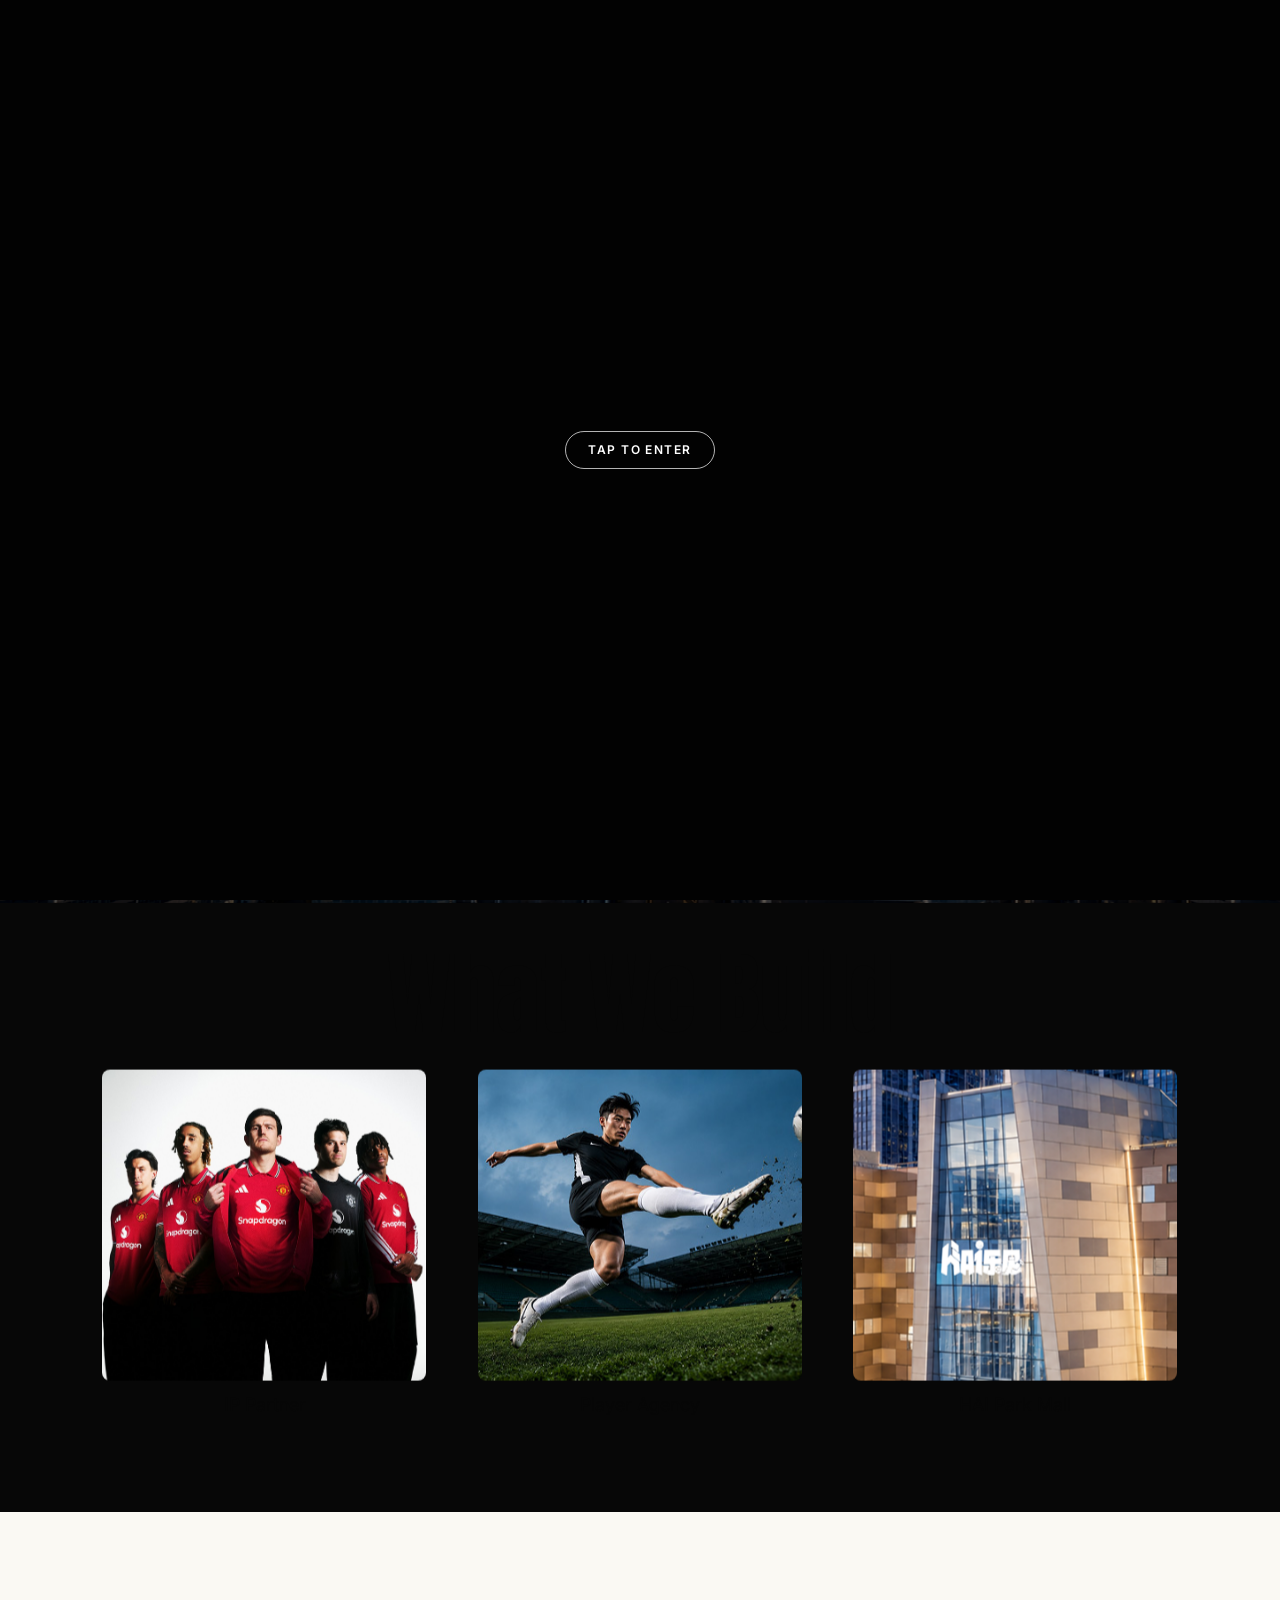
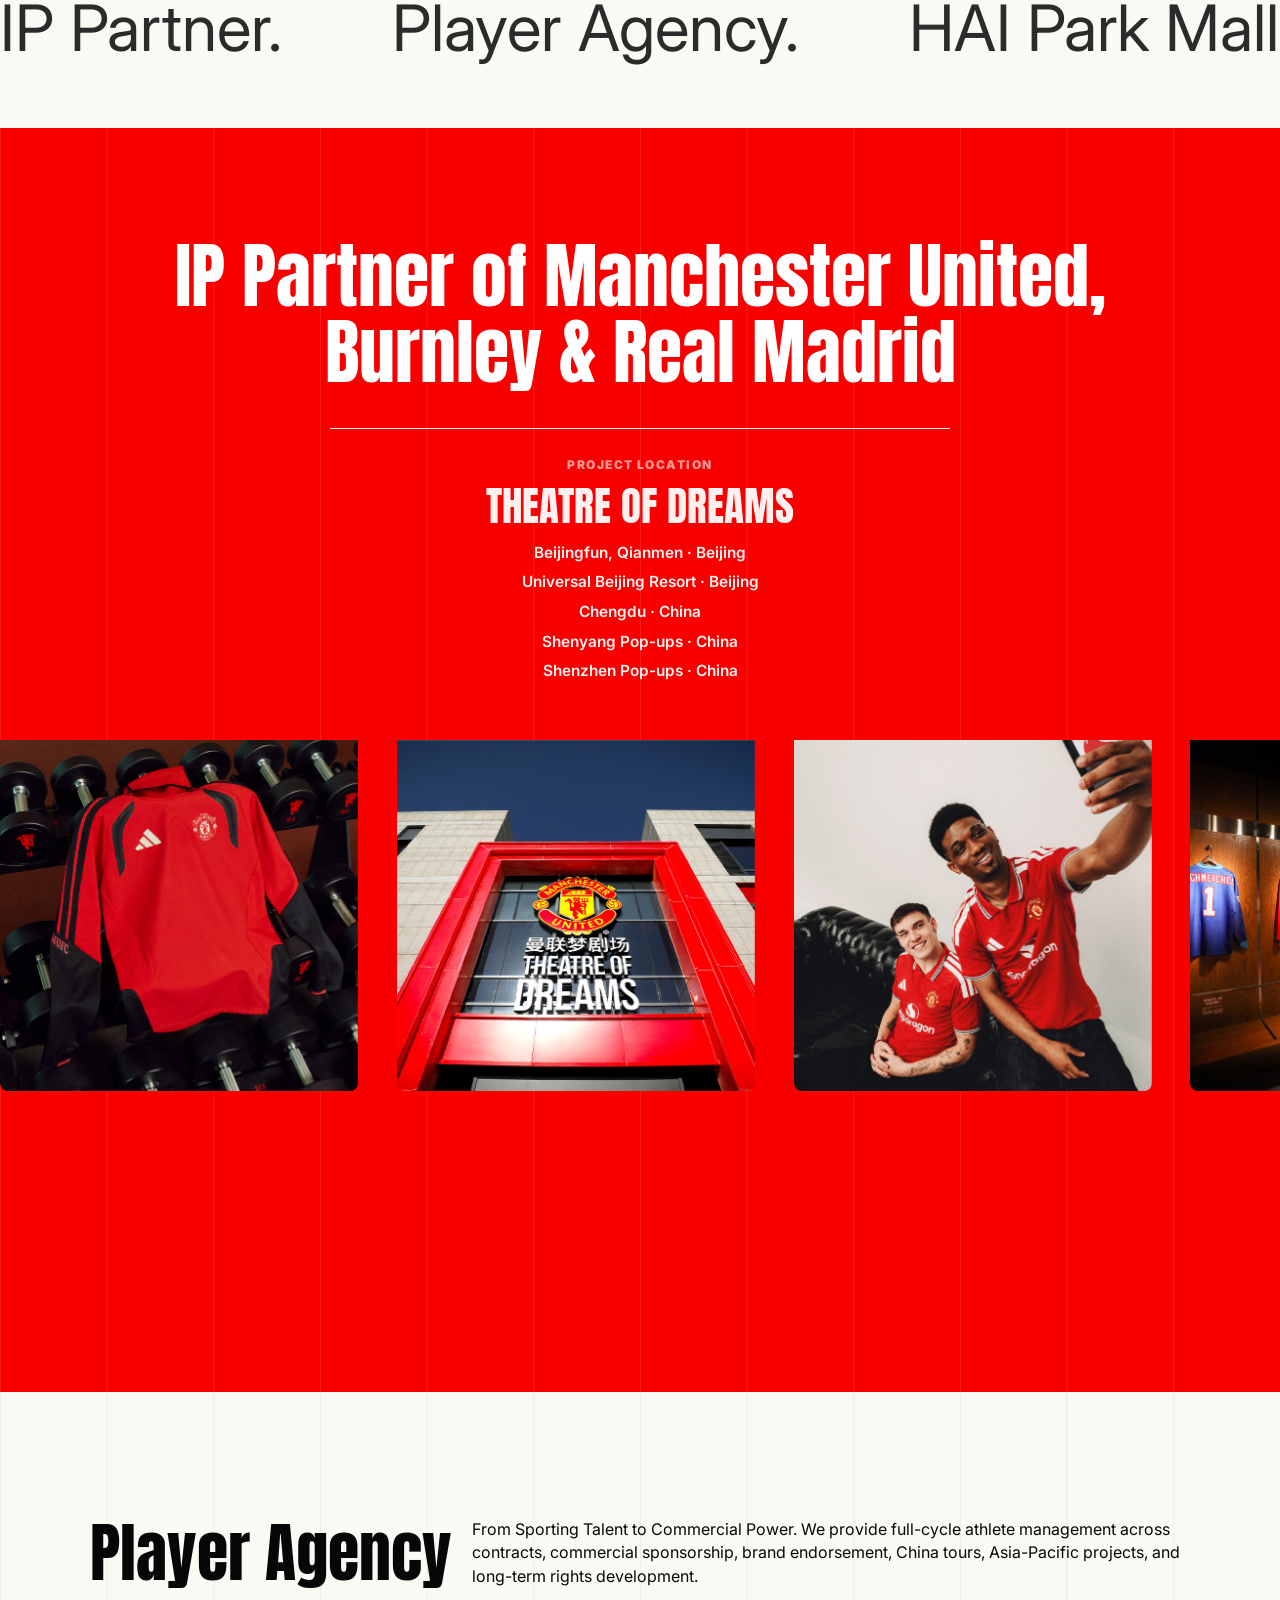
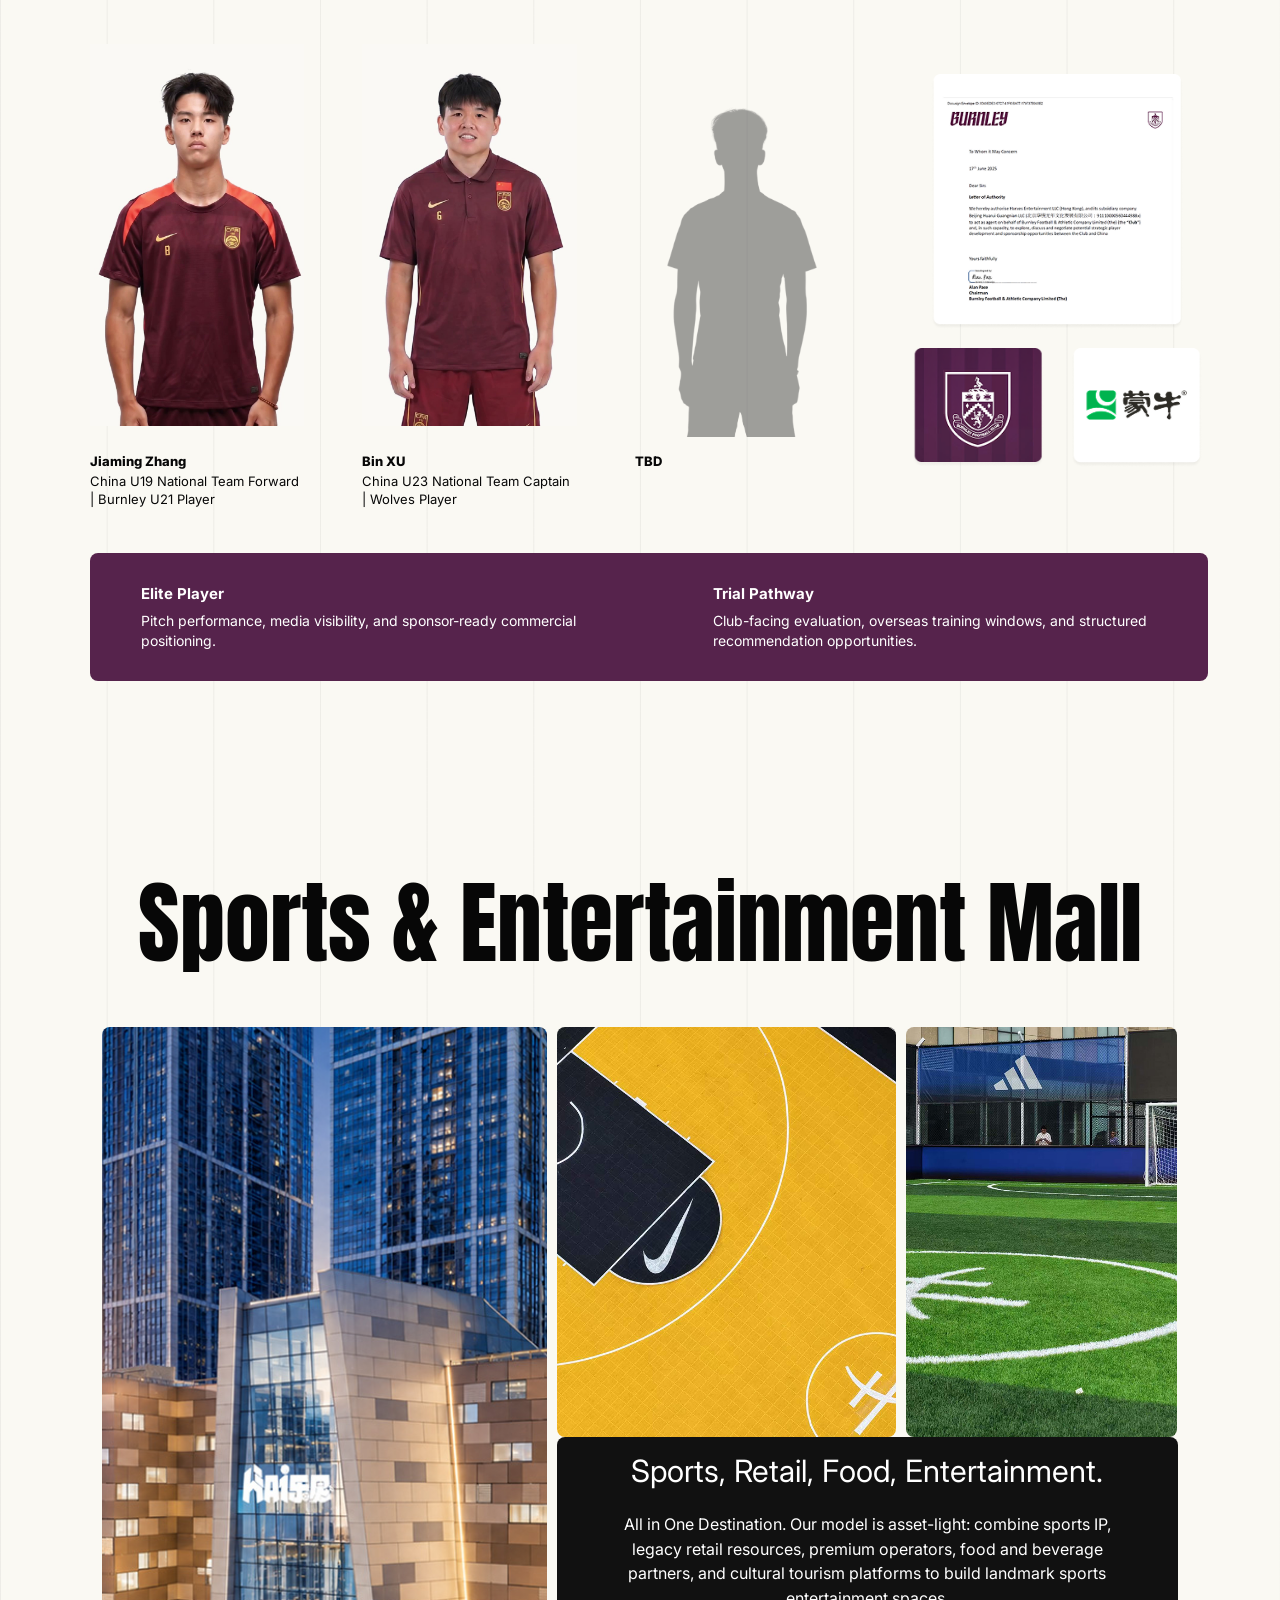
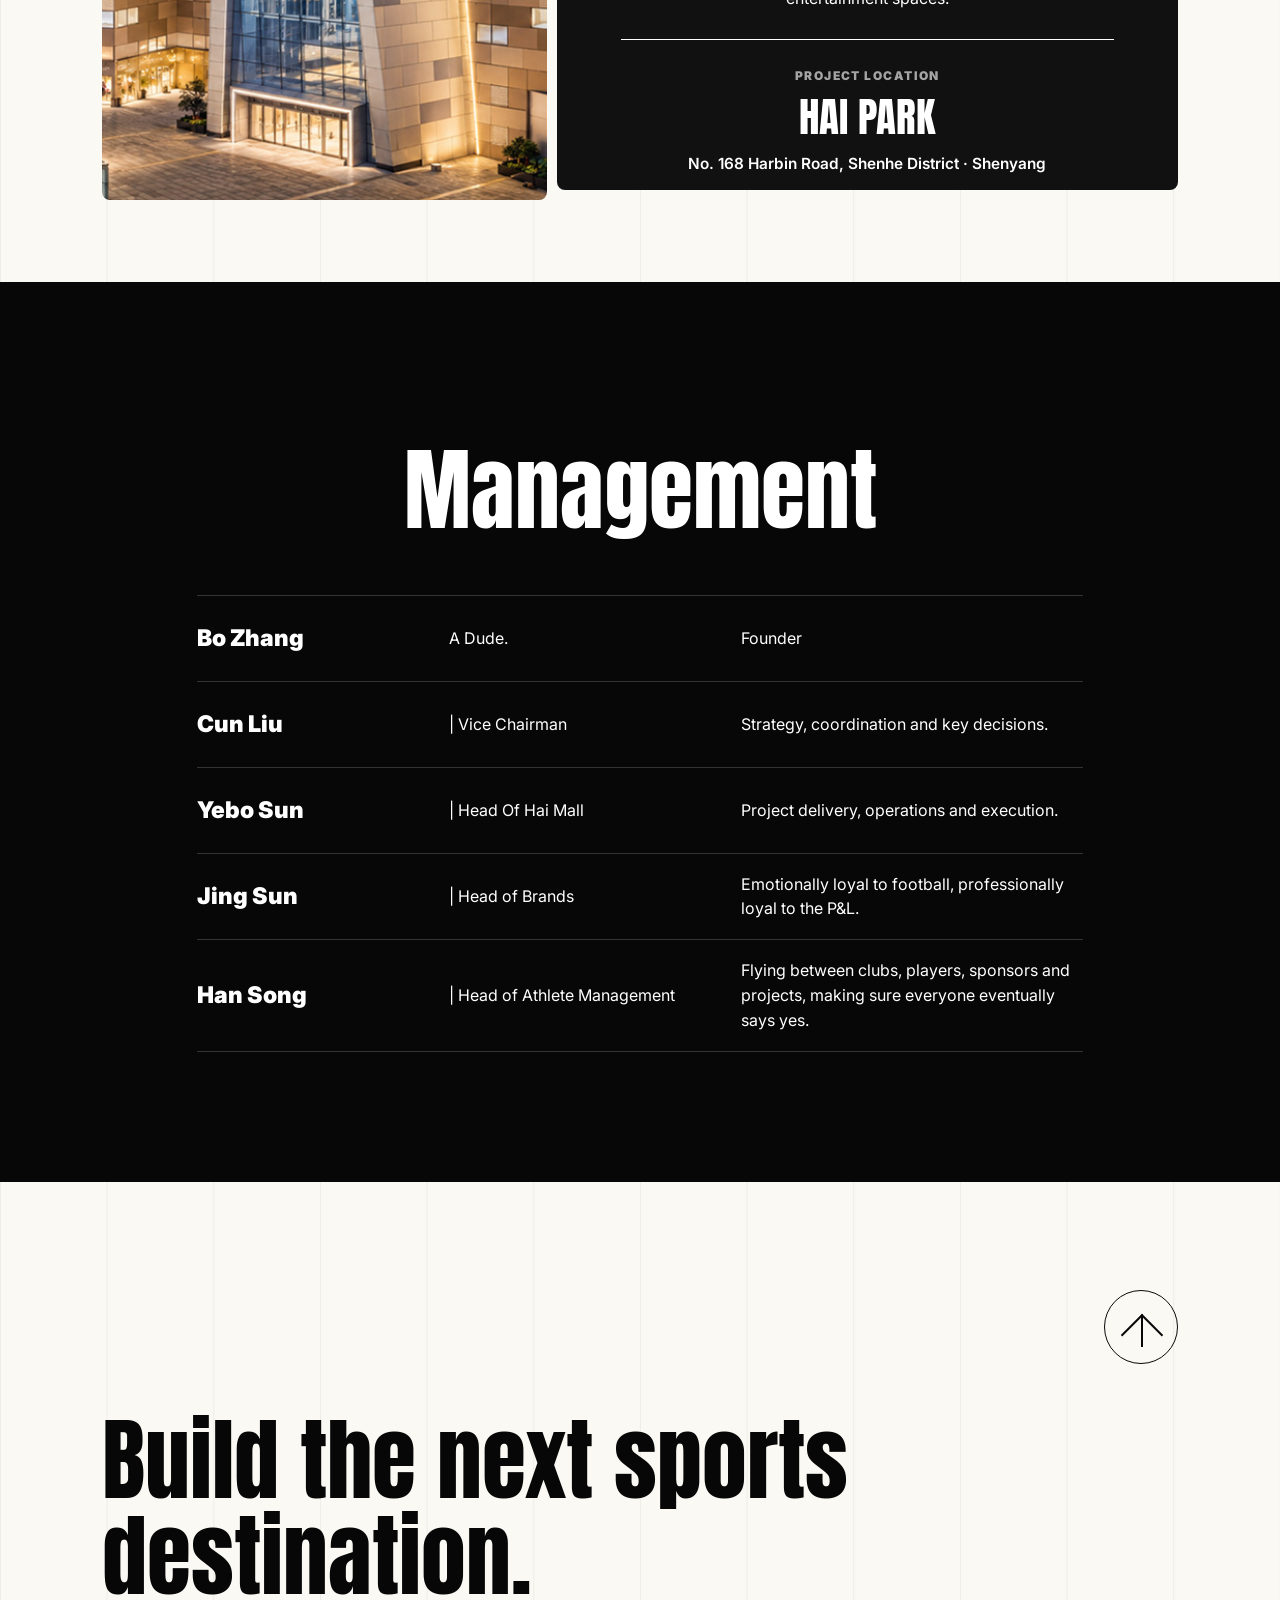
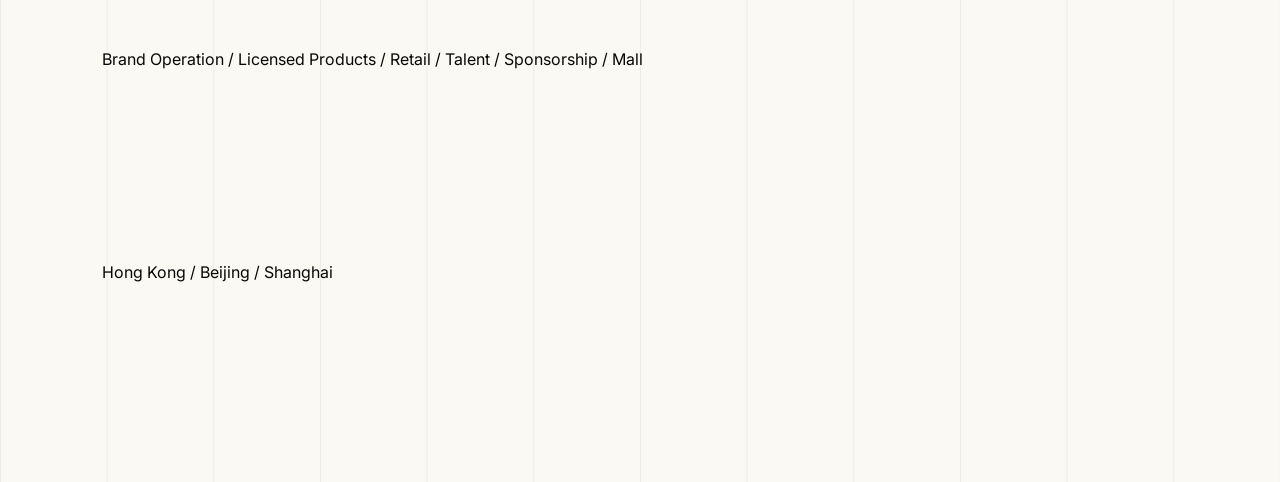
<file: index.html>
﻿<!doctype html>
<html lang="en">
  <head>
    <meta charset="UTF-8" />
    <meta name="viewport" content="width=device-width, initial-scale=1.0" />
    <title>Harves Entertainment</title>
    <link rel="preconnect" href="https://fonts.googleapis.com" />
    <link rel="preconnect" href="https://fonts.gstatic.com" crossorigin />
    <link href="https://fonts.googleapis.com/css2?family=Anton&family=Inter:wght@300;400;600;800;900&display=swap" rel="stylesheet" />
    <link rel="stylesheet" href="./styles.css?v=20260730-player-ios" />
  </head>
  <body class="is-loading">
    <div class="site-loader" role="status" aria-live="polite" aria-label="Loading">
      <span class="site-loader-ring" aria-hidden="true"></span>
      <button class="site-loader-action" type="button">Tap to enter</button>
    </div>
    <div class="progress" aria-hidden="true"><span></span></div>
    <header class="site-header" data-header>
      <a class="brand-mark" href="#home">Harves Entertainment</a>
      <button class="menu-button" type="button" aria-label="Open navigation" aria-expanded="false">
        <span></span>
        <span></span>
      </button>
      <nav class="site-nav" aria-label="Main navigation">
        <a href="#home">Home</a>
        <a href="#brand">Brand</a>
        <a href="#athlete">Athlete</a>
        <a href="#spaces">Mall</a>
        <a href="#about">About Us</a>
      </nav>
    </header>

    <main>
      <section class="block hero-block is-dark" id="home">
        <div class="hero-video-stage" aria-hidden="true">
          <video class="hero-video hero-video-main" src="./assets/hero-combined.mp4" poster="./assets/hero.png" autoplay muted playsinline webkit-playsinline x5-playsinline x5-video-player-type="h5-page" preload="auto"></video>
          <img class="hero-image" src="./assets/hero.png" alt="" />
        </div>
        <div class="hero-overlay"></div>
        <div class="block-inner hero-inner">
          <div class="hero-copy reveal">
            <h1>The<br />Future<br />Plays Here</h1>
            <p>Connecting Global Sports and Entertainment with the Next Generation.</p>
          </div>
        </div>
      </section>

      <section class="block build-block" id="home-build" data-nav="home">
        <div class="block-inner build-grid build-grid-v2">
          <div class="copy-stack build-title reveal">
            <h2>What We Build</h2>
          </div>
          <div class="build-media build-cards reveal">
            <figure>
              <img class="tile" src="./assets/build-1.jpg" alt="Sports IP partner" />
              <figcaption>IP Partner</figcaption>
            </figure>
            <figure>
              <img class="tile" src="./assets/build-player-agency-new.jpg" alt="Player agency football action" />
              <figcaption>Player Agency</figcaption>
            </figure>
            <figure>
              <img class="tile" src="./assets/build-wide.png" alt="HAI Park Mall destination" />
              <figcaption>HAI Park Mall</figcaption>
            </figure>
          </div>
          <div class="word-strip" aria-hidden="true">
            <div class="word-strip-group">
              <span>IP Partner.</span><span>Player Agency.</span><span>HAI Park Mall.</span><span>IP Partner.</span><span>Player Agency.</span><span>HAI Park Mall.</span>
            </div>
            <div class="word-strip-group">
              <span>IP Partner.</span><span>Player Agency.</span><span>HAI Park Mall.</span><span>IP Partner.</span><span>Player Agency.</span><span>HAI Park Mall.</span>
            </div>
          </div>
        </div>
      </section>

      <section class="block brand-block" id="brand">
        <div class="block-inner">
          <div class="brand-heading reveal">
            <h2>IP Partner of Manchester United, Burnley &amp; Real Madrid</h2>
            <div class="project-location project-location-on-red">
              <span>Project Location</span>
              <strong>THEATRE OF DREAMS</strong>
              <ul>
                <li>Beijingfun, Qianmen &middot; Beijing</li>
                <li>Universal Beijing Resort &middot; Beijing</li>
                <li>Chengdu &middot; China</li>
                <li>Shenyang Pop-ups &middot; China</li>
                <li>Shenzhen Pop-ups &middot; China</li>
              </ul>
            </div>
          </div>

          <div class="brand-carousel reveal" aria-label="Brand portfolio image loop">
            <div class="brand-track">
              <figure><img src="./assets/brand-loop-4.jpg" alt="Manchester United retail product display" /></figure>
              <figure><img src="./assets/brand-loop-1.jpg" alt="Manchester United retail facade" /></figure>
              <figure><img src="./assets/brand-loop-2.jpg" alt="Manchester United lifestyle retail campaign" /></figure>
              <figure><img src="./assets/brand-loop-3.jpg" alt="Manchester United jersey display" /></figure>
              <figure><img src="./assets/brand-loop-4.jpg" alt="" /></figure>
              <figure><img src="./assets/brand-loop-1.jpg" alt="" /></figure>
              <figure><img src="./assets/brand-loop-2.jpg" alt="" /></figure>
              <figure><img src="./assets/brand-loop-3.jpg" alt="" /></figure>
            </div>
          </div>

          <div class="brand-captions reveal">
            <article>
              <h3>Brand Portfolio</h3>
              <p>Logo wall, trend-led products, sports lifestyle apparel, and hero merchandise for existing fan communities.</p>
            </article>
            <article>
              <h3>Retail Excellence</h3>
              <p>Standardized store models, fast replication, pop-ups, mall formats, and event-ready offline retail systems.</p>
            </article>
            <article>
              <h3>E-commerce &amp; Operations</h3>
              <p>Full-channel e-commerce operations, TP partner execution, content conversion, and official store management.</p>
            </article>
          </div>
        </div>
      </section>

      <section class="block athlete-block" id="athlete">
        <div class="block-inner athlete-grid athlete-grid-v2">
          <div class="athlete-copy reveal">
            <h2>Player Agency</h2>
            <p>
              From Sporting Talent to Commercial Power. We provide full-cycle athlete management across contracts,
              commercial sponsorship, brand endorsement, China tours, Asia-Pacific projects, and long-term rights development.
            </p>
          </div>
          <div class="athlete-roster reveal" aria-label="Player agency roster">
            <figure>
              <video class="player-video" src="./assets/player-zhangjiaming-web.mp4?v=20260730-ios" poster="./assets/player-zhangjiaming-poster.jpg" muted playsinline webkit-playsinline x5-playsinline preload="metadata"></video>
              <figcaption>Jiaming Zhang <span>China U19 National Team Forward | Burnley U21 Player</span></figcaption>
            </figure>
            <figure>
              <video class="player-video" src="./assets/player-xubin-web.mp4?v=20260730-ios" poster="./assets/player-xubin-poster.jpg" muted playsinline webkit-playsinline x5-playsinline preload="metadata"></video>
              <figcaption>Bin XU <span>China U23 National Team Captain | Wolves Player</span></figcaption>
            </figure>
            <figure class="is-placeholder">
              <img src="./assets/ted.png" alt="Future player placeholder" />
              <figcaption>TBD</figcaption>
            </figure>
          </div>
          <div class="athlete-side-media reveal" aria-hidden="true">
            <img class="side-large" src="./assets/athlete-side-1.png" alt="" />
            <img class="side-small" src="./assets/athlete-side-2.png" alt="" />
            <img class="side-small" src="./assets/athlete-side-3.png" alt="" />
          </div>
          <div class="mini-grid">
            <article>
              <h3>Elite Player</h3>
              <p>Pitch performance, media visibility, and sponsor-ready commercial positioning.</p>
            </article>
            <article>
              <h3>Trial Pathway</h3>
              <p>Club-facing evaluation, overseas training windows, and structured recommendation opportunities.</p>
            </article>
          </div>
        </div>
      </section>

      <section class="block spaces-block" id="spaces">
        <div class="block-inner spaces-grid">
          <div class="spaces-title reveal">
            <h2>Sports & Entertainment Mall</h2>
          </div>
          <div class="spaces-media reveal">
            <img class="spaces-main" src="./assets/spaces-main.jpg" alt="Sports entertainment hub" />
            <img src="./assets/spaces-1.jpg" alt="Sports retail poster" />
            <img src="./assets/spaces-2.jpg" alt="Sports entertainment poster" />
            <div class="spaces-copy">
              <h3>Sports, Retail, Food, Entertainment.</h3>
              <p>
                All in One Destination. Our model is asset-light: combine sports IP, legacy retail resources, premium
                operators, food and beverage partners, and cultural tourism platforms to build landmark sports entertainment spaces.
              </p>
              <div class="project-location project-location-dark">
                <span>Project Location</span>
                <strong>HAI PARK</strong>
                <ul>
                  <li>No. 168 Harbin Road, Shenhe District &middot; Shenyang</li>
                </ul>
              </div>
            </div>
          </div>
        </div>
      </section>

      <section class="block management-block is-dark" id="about">
        <div class="block-inner management-inner">
          <h2 class="reveal">Management</h2>
          <div class="people-list">
            <article class="reveal"><strong>Bo Zhang</strong><span>A Dude.</span><p>Founder</p></article>
            <article class="reveal"><strong>Cun Liu</strong><span>| Vice Chairman</span><p>Strategy, coordination and key decisions.</p></article>
            <article class="reveal"><strong>Yebo Sun</strong><span>| Head Of Hai Mall</span><p>Project delivery, operations and execution.</p></article>
            <article class="reveal"><strong>Jing Sun</strong><span>| Head of Brands</span><p>Emotionally loyal to football, professionally loyal to the P&amp;L.</p></article>
            <article class="reveal"><strong>Han Song</strong><span>| Head of Athlete Management</span><p>Flying between clubs, players, sponsors and projects, making sure everyone eventually says yes.</p></article>
          </div>
        </div>
      </section>

      <footer class="block footer-block" id="contact">
        <div class="block-inner footer-inner reveal">
          <a class="back-arrow" href="#home" aria-label="Back to top"></a>
          <h2>Build the next sports destination.</h2>
          <p>Brand Operation / Licensed Products / Retail / Talent / Sponsorship / Mall</p>
          <small>Hong Kong / Beijing / Shanghai</small>
        </div>
      </footer>
    </main>

    <script src="./script.js?v=20260730-player-ios"></script>
  </body>
</html>
</file>
<file: styles.css>
﻿:root {
  --cream: #faf9f3;
  --ink: #070707;
  --plum: #56234c;
  --red: #f90000;
  --muted: rgba(7, 7, 7, 0.62);
  --white: #fff;
  --pad: clamp(24px, 8vw, 117px);
  --max: 1440px;
}

* {
  box-sizing: border-box;
}

html {
  scroll-behavior: smooth;
  scroll-snap-type: y proximity;
}

body {
  margin: 0;
  color: var(--ink);
  background: var(--cream);
  font-family: "Inter", Arial, sans-serif;
  overflow-x: hidden;
  -webkit-user-select: none;
  user-select: none;
}

body.is-loading {
  height: 100svh;
  overflow: hidden;
}

.site-loader {
  position: fixed;
  inset: 0;
  z-index: 999;
  display: grid;
  place-items: center;
  background: #020202;
  opacity: 1;
  visibility: visible;
  transition: opacity 0.45s ease, visibility 0.45s ease;
}

.site-loader.is-blocked {
  gap: 16px;
  align-content: center;
}

.site-loader.is-blocked .site-loader-ring {
  display: none;
}

.site-loader-action {
  display: none;
  padding: 12px 22px;
  border: 1px solid rgba(255, 255, 255, 0.7);
  border-radius: 999px;
  color: #fff;
  background: transparent;
  font: 600 12px/1 "Inter", Arial, sans-serif;
  letter-spacing: 0.12em;
  text-transform: uppercase;
}

.site-loader.is-blocked .site-loader-action {
  display: block;
}

body:not(.is-loading) .site-loader {
  opacity: 0;
  visibility: hidden;
  pointer-events: none;
}

.site-loader-ring {
  width: 28px;
  height: 28px;
  border: 2px solid rgba(255, 255, 255, 0.22);
  border-top-color: #fff;
  border-radius: 50%;
  animation: siteLoaderSpin 0.75s linear infinite;
}

@keyframes siteLoaderSpin {
  to {
    transform: rotate(360deg);
  }
}

body.menu-open {
  overflow: hidden;
}

img {
  display: block;
  max-width: 100%;
}

a {
  color: inherit;
  text-decoration: none;
}

.progress {
  position: fixed;
  inset: 0 0 auto;
  z-index: 90;
  height: 3px;
  pointer-events: none;
}

.progress span {
  display: block;
  width: 0%;
  height: 100%;
  background: var(--red);
}

.site-header {
  position: fixed;
  inset: 0 0 auto;
  z-index: 80;
  display: flex;
  align-items: center;
  justify-content: space-between;
  padding: 20px var(--pad);
  color: var(--ink);
  transition: color 0.25s ease, background 0.25s ease, backdrop-filter 0.25s ease;
}

.site-header.on-dark,
.site-header.menu-active {
  color: var(--white);
}

.site-header.scrolled:not(.menu-active) {
  background: rgba(250, 249, 243, 0.82);
  backdrop-filter: blur(18px);
}

.site-header.scrolled.on-dark:not(.menu-active) {
  background: rgba(7, 7, 7, 0.2);
  backdrop-filter: blur(20px);
}

.brand-mark {
  font-family: "Anton", Impact, sans-serif;
  font-size: clamp(24px, 2vw, 32px);
  line-height: 1;
}

.site-nav {
  display: flex;
  gap: clamp(24px, 3vw, 48px);
  font-size: 18px;
}

.site-nav a {
  position: relative;
}

.site-nav a::after {
  position: absolute;
  right: 0;
  bottom: -8px;
  left: 0;
  height: 1px;
  content: "";
  background: currentColor;
  transform: scaleX(0);
  transform-origin: right;
  transition: transform 0.3s ease;
}

.site-nav a:hover::after,
.site-nav a.active::after {
  transform: scaleX(1);
  transform-origin: left;
}

.menu-button {
  display: none;
  width: 54px;
  height: 54px;
  border: 1px solid currentColor;
  border-radius: 999px;
  color: inherit;
  background: transparent;
}

.menu-button span {
  display: block;
  width: 19px;
  height: 2px;
  margin: 5px auto;
  background: currentColor;
  transition: transform 0.25s ease;
}

.menu-button.open span:first-child {
  transform: translateY(3.5px) rotate(45deg);
}

.menu-button.open span:last-child {
  transform: translateY(-3.5px) rotate(-45deg);
}

.block {
  position: relative;
  min-height: 100svh;
  overflow: hidden;
  scroll-snap-align: start;
  background:
    linear-gradient(90deg, rgba(7, 7, 7, 0.05) 1px, transparent 1px) 0 0 / calc(100vw / 12) 100%,
    var(--cream);
}

.block.is-dark {
  color: var(--white);
  background: var(--ink);
}

.block-inner {
  position: relative;
  z-index: 2;
  width: min(100%, var(--max));
  min-height: 100svh;
  margin: 0 auto;
  padding: clamp(92px, 10vw, 122px) var(--pad) clamp(64px, 8vw, 92px);
}

h1,
h2 {
  margin: 0;
  font-family: "Anton", Impact, sans-serif;
  font-weight: 400;
  letter-spacing: 0;
}

p {
  margin: 0;
  line-height: 1.55;
}

.hero-image,
.hero-overlay,
.hero-video-stage,
.hero-video,
.hero-cinema {
  position: absolute;
  inset: 0;
  width: 100%;
  height: 100%;
}

.hero-video-stage {
  z-index: 0;
  overflow: hidden;
  background: #020202;
  transform:
    translate3d(0, calc(var(--parallax, 0) * 12px), 0)
    scale(calc(1.01 + (var(--hero-scroll, 0) * 0.24)));
  transform-origin: 55% 51%;
  will-change: transform;
}

.hero-video,
.hero-video-stage .hero-image {
  object-fit: cover;
  object-position: center;
}

.hero-video {
  opacity: 0;
  transition: opacity 0.9s cubic-bezier(0.16, 1, 0.3, 1), filter 0.9s ease;
  will-change: opacity, filter;
}

.hero-video-main {
  opacity: 1;
  filter: brightness(0.92) contrast(1.05) saturate(0.93);
}

.hero-video-intro {
  opacity: 1;
  filter: brightness(0.9) contrast(1.04) saturate(0.92);
}

.hero-video-loop {
  filter: brightness(0.95) contrast(1.04) saturate(0.94);
}

.hero-video-scroll {
  opacity: var(--hero-scroll-video, 0);
  filter: brightness(0.9) contrast(1.06) saturate(0.92);
}

.hero-block.hero-scroll-playing .hero-video-scroll {
  opacity: 1;
}

.hero-block.hero-scroll-playing .hero-video-intro,
.hero-block.hero-scroll-playing .hero-video-loop {
  opacity: 0;
}

.hero-video-stage .hero-image {
  opacity: 0.14;
  filter: brightness(0.28) contrast(1.12) saturate(0.75);
}

.hero-block.hero-looping .hero-video-intro,
.hero-block.hero-scrolling .hero-video-intro {
  opacity: 0;
}

.hero-block.hero-looping .hero-video-loop {
  opacity: calc(1 - (var(--hero-scroll, 0) * 1.35));
}

.hero-block.hero-scrolling .hero-video-loop {
  opacity: calc(0.72 - (var(--hero-scroll, 0) * 0.72));
}

.hero-image {
  object-fit: cover;
  object-position: center;
  filter: brightness(0.18) contrast(1.18) saturate(0.78);
  transform:
    translate3d(0, calc(var(--parallax, 0) * 18px), 0)
    scale(calc(1.045 + (var(--hero-scroll, 0) * 0.23)));
  transform-origin: 55% 51%;
  animation: heroImageReveal 5.4s cubic-bezier(0.16, 1, 0.3, 1) 0.15s both, heroBreath 12s ease-in-out 5.6s infinite;
  will-change: transform, filter;
}

.hero-video-stage .hero-image {
  z-index: -1;
  opacity: 0.14;
  filter: brightness(0.28) contrast(1.12) saturate(0.75);
  animation: none;
  transform: none;
}

.hero-cinema {
  z-index: 1;
  overflow: hidden;
  opacity: 0;
  transform:
    translate3d(0, calc(var(--parallax, 0) * 10px), 0)
    scale(calc(1 + (var(--hero-scroll, 0) * 0.28)));
  transform-origin: 55% 51%;
  animation: heroCinemaIn 5.2s cubic-bezier(0.16, 1, 0.3, 1) 0.4s forwards;
  pointer-events: none;
  will-change: opacity, transform;
}

.hero-cinema::before,
.hero-cinema::after,
.hero-light-map,
.light-points,
.energy-line,
.venue-glow {
  position: absolute;
  pointer-events: none;
}

.hero-cinema::before {
  inset: -10%;
  content: "";
  background:
    radial-gradient(circle at 55% 51%, rgba(255, 243, 206, 0.35), rgba(255, 214, 136, 0.08) 17%, transparent 34%),
    radial-gradient(circle at 69% 56%, rgba(249, 0, 0, 0.14), transparent 21%),
    radial-gradient(circle at 45% 58%, rgba(255, 255, 255, 0.1), transparent 26%);
  mix-blend-mode: screen;
  opacity: 0;
  transform: scale(0.82);
  animation: centralIgnition 4.8s cubic-bezier(0.16, 1, 0.3, 1) 1.15s forwards, glowPulse 8s ease-in-out 5.4s infinite;
}

.hero-cinema::after {
  inset: 0;
  content: "";
  background:
    radial-gradient(circle at 56% 52%, transparent 0 18%, rgba(0, 0, 0, 0.08) 32%, rgba(0, 0, 0, 0.42) 74%),
    linear-gradient(90deg, rgba(0, 0, 0, 0.44), rgba(0, 0, 0, 0.08) 50%, rgba(0, 0, 0, 0.38));
  opacity: calc(0.88 - (var(--hero-scroll, 0) * 0.18));
}

.hero-light-map {
  inset: 0;
  background:
    linear-gradient(116deg, transparent 8%, rgba(255, 232, 170, 0.11) 34%, transparent 44%) 0 38% / 100% 4px no-repeat,
    linear-gradient(31deg, transparent 10%, rgba(255, 255, 255, 0.1) 50%, transparent 60%) 0 62% / 100% 3px no-repeat,
    linear-gradient(157deg, transparent 20%, rgba(255, 210, 132, 0.1) 52%, transparent 63%) 0 48% / 100% 3px no-repeat,
    radial-gradient(circle at 75% 62%, rgba(255, 224, 156, 0.16), transparent 10%),
    radial-gradient(circle at 68% 69%, rgba(255, 230, 174, 0.12), transparent 8%);
  filter: blur(0.2px);
  mix-blend-mode: screen;
  opacity: 0;
  animation: cityEdgesOn 5s cubic-bezier(0.16, 1, 0.3, 1) 1.5s forwards, edgeBreath 7s ease-in-out 5.8s infinite;
}

.energy-line {
  width: min(44vw, 660px);
  height: 2px;
  border-radius: 999px;
  background: linear-gradient(90deg, transparent, rgba(255, 238, 195, 0.72), rgba(255, 255, 255, 0.24), transparent);
  box-shadow: 0 0 18px rgba(255, 213, 137, 0.22);
  filter: blur(0.15px);
  opacity: 0;
  transform-origin: right center;
  animation: lightTrace 3.8s cubic-bezier(0.16, 1, 0.3, 1) forwards;
}

.line-a {
  left: -5%;
  top: 42%;
  transform: rotate(22deg) translateX(-22%);
  animation-delay: 0.5s;
}

.line-b {
  right: -6%;
  top: 34%;
  transform: rotate(154deg) translateX(-18%);
  animation-delay: 0.95s;
}

.line-c {
  left: 8%;
  bottom: 22%;
  transform: rotate(-18deg) translateX(-20%);
  animation-delay: 1.15s;
}

.line-d {
  right: 3%;
  bottom: 31%;
  transform: rotate(202deg) translateX(-20%);
  animation-delay: 1.45s;
}

.line-e {
  left: 22%;
  top: 18%;
  width: min(30vw, 420px);
  transform: rotate(68deg) translateX(-18%);
  animation-delay: 1.8s;
}

.venue-glow {
  width: clamp(120px, 18vw, 300px);
  aspect-ratio: 1;
  border-radius: 999px;
  background: radial-gradient(circle, rgba(255, 245, 210, 0.42), rgba(255, 204, 116, 0.12) 32%, transparent 68%);
  mix-blend-mode: screen;
  opacity: 0;
  filter: blur(10px);
  animation: venueOn 4.4s cubic-bezier(0.16, 1, 0.3, 1) forwards, glowPulse 7s ease-in-out 5.8s infinite;
}

.glow-center {
  left: 45%;
  top: 35%;
  animation-delay: 1.75s;
}

.glow-field {
  right: 25%;
  bottom: 25%;
  width: clamp(92px, 13vw, 220px);
  background: radial-gradient(circle, rgba(255, 236, 184, 0.25), rgba(177, 255, 185, 0.09) 35%, transparent 70%);
  animation-delay: 2.65s;
}

.glow-court {
  right: 13%;
  bottom: 31%;
  width: clamp(74px, 9vw, 160px);
  background: radial-gradient(circle, rgba(255, 216, 124, 0.28), rgba(255, 190, 70, 0.08) 38%, transparent 70%);
  animation-delay: 2.9s;
}

.light-points {
  inset: 0;
  background-image:
    radial-gradient(circle, rgba(255, 244, 209, 0.6) 0 1px, transparent 1.8px),
    radial-gradient(circle, rgba(255, 201, 119, 0.34) 0 1px, transparent 1.8px);
  background-position: 8% 18%, 0 0;
  background-size: 83px 71px, 139px 111px;
  mix-blend-mode: screen;
  opacity: 0;
  mask-image: radial-gradient(circle at 55% 52%, black 0 38%, transparent 72%);
  animation: pointsDrift 5.2s cubic-bezier(0.16, 1, 0.3, 1) 1.1s forwards, particlesMove 10s linear 5.2s infinite;
}

.hero-overlay {
  z-index: 1;
  background:
    radial-gradient(circle at 55% 52%, rgba(0, 0, 0, 0.02), rgba(0, 0, 0, 0.3) 45%, rgba(0, 0, 0, 0.78) 100%),
    linear-gradient(90deg, rgba(0, 0, 0, 0.76), rgba(0, 0, 0, 0.22) 48%, rgba(0, 0, 0, 0.5));
  opacity: calc(1 - (var(--hero-scroll, 0) * 0.2));
}

.hero-inner {
  display: flex;
  align-items: flex-end;
}

.hero-copy {
  width: min(860px, 100%);
  text-shadow: 0 10px 36px rgba(0, 0, 0, 0.72);
  transform: translate3d(0, calc(var(--hero-scroll, 0) * -34px), 0);
  transition: transform 0.12s linear;
}

.hero-copy h1 {
  font-size: clamp(88px, 8.9vw, 128px);
  line-height: 1.04;
}

.hero-copy p {
  max-width: 640px;
  margin-top: 18px;
  font-size: clamp(20px, 2vw, 24px);
  text-shadow: 0 6px 22px rgba(0, 0, 0, 0.86);
}

.build-grid {
  display: grid;
  grid-template-columns: 0.95fr 1fr;
  gap: 64px;
  align-items: center;
}

.copy-stack {
  align-self: start;
  padding-top: 96px;
}

.section-label {
  margin-bottom: 72px;
  color: var(--muted);
  font-size: 18px;
}

.copy-stack h2,
.brand-heading h2,
.athlete-copy h2,
.spaces-title h2,
.management-inner h2,
.footer-inner h2 {
  font-size: clamp(64px, 7vw, 96px);
  line-height: 1.08;
}

.copy-stack > p:last-child {
  max-width: 600px;
  margin-top: 32px;
  font-size: 16px;
  font-weight: 300;
}

.build-media {
  display: grid;
  grid-template-columns: 1fr 1fr;
  gap: 14px;
}

.tile {
  width: 100%;
  height: 242px;
  object-fit: cover;
  border-radius: 18px;
  transform: translate3d(0, calc(var(--parallax, 0) * -10px), 0);
  will-change: transform;
}

.tile-wide {
  grid-column: 1 / -1;
  height: 135px;
}

.word-strip {
  position: absolute;
  right: 0;
  bottom: 62px;
  left: 0;
  display: flex;
  width: max-content;
  color: rgba(7, 7, 7, 0.85);
  font-size: clamp(42px, 5vw, 72px);
  white-space: nowrap;
  animation: stripMove 24s linear infinite;
}

.word-strip-group {
  display: flex;
  gap: 110px;
  padding-right: 110px;
}

.brand-block {
  min-height: 100svh;
  color: var(--white);
  background:
    linear-gradient(90deg, rgba(255, 255, 255, 0.11) 1px, transparent 1px) 0 0 / calc(100vw / 12) 100%,
    var(--red);
}

.brand-block .block-inner {
  min-height: 100svh;
  padding-top: clamp(86px, 7vw, 104px);
  padding-bottom: clamp(44px, 5vw, 62px);
}

.brand-heading {
  display: grid;
  grid-template-columns: 0.9fr 1.1fr;
  gap: 40px;
  align-items: center;
}

.brand-heading p {
  font-size: clamp(32px, 4vw, 44px);
}

.brand-intro {
  max-width: 1234px;
  margin-top: 6px;
  font-size: 16px;
  font-weight: 300;
}

.brand-carousel {
  width: 100vw;
  margin: 52px 0 0 calc(50% - 50vw);
  overflow: hidden;
}

.brand-track {
  display: flex;
  width: max-content;
  gap: clamp(28px, 3vw, 44px);
  animation: brandLoop 30s linear infinite;
  will-change: transform;
}

.brand-carousel:hover .brand-track {
  animation-play-state: paused;
}

.brand-track figure {
  flex: 0 0 clamp(300px, 28vw, 460px);
  height: clamp(300px, 28vw, 460px);
  margin: 0;
  overflow: hidden;
  border-radius: 8px;
}

.brand-track img {
  width: 100%;
  height: 100%;
  object-fit: cover;
  transform: translate3d(0, calc(var(--parallax, 0) * -8px), 0);
  will-change: transform;
}

.brand-captions {
  display: grid;
  grid-template-columns: repeat(3, minmax(0, 1fr));
  gap: clamp(52px, 8vw, 126px);
  margin-top: clamp(44px, 6vh, 72px);
  padding: 0 24px;
}

.brand-captions article {
  max-width: 330px;
}

.mini-grid span {
  display: block;
  margin-bottom: 14px;
  color: rgba(7, 7, 7, 0.42);
  font-size: 12px;
  font-weight: 900;
}

.brand-captions h3 {
  margin: 0 0 10px;
  font-size: 25px;
  font-weight: 300;
}

.brand-captions p {
  font-size: 16px;
  font-weight: 300;
}

.project-location {
  width: 520px;
  max-width: 100%;
  border-top: 1px solid currentColor;
  padding-top: clamp(18px, 2.2vw, 28px);
}

.project-location span {
  display: block;
  margin-bottom: 14px;
  font-size: 12px;
  font-weight: 900;
  letter-spacing: 0.12em;
  text-transform: uppercase;
  opacity: 0.62;
}

.project-location strong {
  display: block;
  margin-bottom: 16px;
  font-family: "Anton", Impact, sans-serif;
  font-size: clamp(30px, 3.2vw, 46px);
  font-weight: 400;
  line-height: 1;
}

.project-location ul {
  display: grid;
  gap: 9px;
  margin: 0;
  padding: 0;
  list-style: none;
}

.project-location li {
  font-size: clamp(15px, 1.2vw, 18px);
  font-weight: 600;
  line-height: 1.35;
}

.project-location-on-red {
  justify-self: end;
  color: rgba(255, 255, 255, 0.94);
}

.project-location-dark {
  margin: clamp(24px, 3vw, 38px) auto 0;
  color: var(--white);
}

.athlete-block,
.athlete-block.is-dark {
  color: var(--ink);
  background:
    linear-gradient(90deg, rgba(7, 7, 7, 0.05) 1px, transparent 1px) 0 0 / calc(100vw / 12) 100%,
    var(--cream);
}

.athlete-grid {
  display: grid;
  grid-template-columns: 0.8fr 1.2fr;
  gap: 64px;
  align-items: center;
}

.athlete-collage {
  position: relative;
  min-height: 470px;
}

.athlete-main {
  position: absolute;
  left: 0;
  top: 45px;
  width: 229px;
  height: 365px;
  object-fit: cover;
  transform: translate3d(0, calc(var(--parallax, 0) * -12px), 0);
  will-change: transform;
}

.athlete-small {
  position: absolute;
  left: 241px;
  object-fit: cover;
  transform: translate3d(0, calc(var(--parallax, 0) * 10px), 0);
  will-change: transform;
}

.athlete-small.top {
  top: 18px;
  width: 184px;
  height: 167px;
}

.athlete-small.bottom {
  top: 200px;
  width: 252px;
  height: 274px;
}

.athlete-copy h2 {
  margin-bottom: 28px;
}

.athlete-copy > p {
  max-width: 720px;
  font-size: 16px;
}

.mini-grid {
  display: grid;
  grid-template-columns: repeat(2, minmax(0, 237px));
  gap: 84px;
  margin-top: 76px;
}

.mini-grid article {
  border-top: 1px solid rgba(255, 255, 255, 0.32);
  padding-top: 24px;
}

.mini-grid span {
  color: rgba(255, 255, 255, 0.54);
}

.mini-grid h3 {
  margin: 0 0 8px;
  font-size: 16px;
}

.mini-grid p {
  font-size: 16px;
}

.spaces-grid {
  display: grid;
  grid-template-rows: auto 1fr;
  gap: clamp(34px, 5vh, 62px);
  align-content: center;
}

.spaces-title {
  text-align: center;
}

.spaces-media {
  display: grid;
  grid-template-columns: minmax(360px, 1.18fr) minmax(240px, 0.9fr) minmax(220px, 0.72fr);
  grid-template-rows: minmax(220px, 1fr) minmax(210px, 0.86fr);
  gap: 10px;
  align-items: stretch;
  width: min(100%, 1220px);
  margin: 0 auto;
}

.spaces-media img {
  width: 100%;
  height: 100%;
  object-fit: cover;
  border-radius: 8px;
  transform: translate3d(0, calc(var(--parallax, 0) * -10px), 0);
  will-change: transform;
}

.spaces-main {
  grid-row: 1 / 3;
}

.spaces-media img:not(.spaces-main) {
  min-height: 0;
}

.spaces-copy {
  display: flex;
  grid-column: 2 / 4;
  flex-direction: column;
  justify-content: center;
  min-height: 210px;
  padding: clamp(34px, 4vw, 54px) clamp(40px, 5vw, 72px);
  color: var(--white);
  background: #111;
  border-radius: 8px;
  text-align: center;
}

.spaces-copy h3 {
  margin: 0 0 28px;
  font-size: clamp(26px, 2.4vw, 34px);
  font-weight: 400;
}

.spaces-copy p {
  max-width: 650px;
  margin: 0 auto;
  font-size: 16px;
}

.management-block {
  background: var(--ink);
}

.management-inner {
  display: grid;
  align-content: center;
}

.management-inner h2 {
  text-align: center;
}

.people-list {
  width: min(886px, 100%);
  margin: 56px auto 0;
}

.people-list article {
  display: grid;
  grid-template-columns: 220px 260px 1fr;
  gap: 32px;
  align-items: center;
  min-height: 86px;
  padding: 18px 0;
  border-top: 1px solid rgba(255, 255, 255, 0.18);
}

.people-list article:last-child {
  border-bottom: 1px solid rgba(255, 255, 255, 0.18);
}

.people-list strong {
  font-size: 23px;
  font-weight: 900;
}

.people-list span,
.people-list p {
  font-size: 16px;
}

.footer-inner {
  position: relative;
  display: flex;
  flex-direction: column;
  justify-content: center;
}

.back-arrow {
  position: absolute;
  top: clamp(96px, 12vh, 132px);
  right: var(--pad);
  width: 74px;
  height: 74px;
  border: 1px solid currentColor;
  border-radius: 999px;
  transition: transform 0.3s ease, background 0.3s ease;
}

.back-arrow::before,
.back-arrow::after {
  position: absolute;
  content: "";
}

.back-arrow::before {
  top: 29px;
  left: 22px;
  width: 28px;
  height: 28px;
  border-top: 2px solid currentColor;
  border-left: 2px solid currentColor;
  transform: rotate(45deg);
}

.back-arrow::after {
  top: 24px;
  left: 36px;
  width: 2px;
  height: 32px;
  background: currentColor;
}

.back-arrow:hover {
  background: var(--ink);
  color: var(--white);
  transform: translateY(-6px);
}

.footer-inner h2 {
  max-width: 860px;
}

.footer-inner p {
  margin-top: 42px;
  font-size: 16px;
}

.footer-inner small {
  margin-top: 190px;
  font-size: 16px;
}

.reveal {
  opacity: 0;
  transform: translateY(38px);
  transition: opacity 0.8s cubic-bezier(0.16, 1, 0.3, 1), transform 0.8s cubic-bezier(0.16, 1, 0.3, 1);
}

.reveal.visible {
  opacity: 1;
  transform: translateY(0);
}

@keyframes stripMove {
  to {
    transform: translateX(-50%);
  }
}

@keyframes brandLoop {
  to {
    transform: translateX(calc(-50% - clamp(14px, 1.5vw, 22px)));
  }
}

@keyframes heroImageReveal {
  0% {
    filter: brightness(0.04) contrast(1.28) saturate(0.52);
  }

  38% {
    filter: brightness(0.09) contrast(1.22) saturate(0.58);
  }

  68% {
    filter: brightness(0.34) contrast(1.15) saturate(0.76);
  }

  100% {
    filter: brightness(0.68) contrast(1.08) saturate(0.88);
  }
}

@keyframes heroCinemaIn {
  0% {
    opacity: 0;
  }

  30% {
    opacity: 0.28;
  }

  100% {
    opacity: 1;
  }
}

@keyframes lightTrace {
  0% {
    opacity: 0;
    background-position: -100% 0;
    clip-path: inset(0 100% 0 0);
  }

  34% {
    opacity: 0.76;
  }

  78% {
    opacity: 0.56;
    clip-path: inset(0 0 0 0);
  }

  100% {
    opacity: 0.12;
    clip-path: inset(0 0 0 82%);
  }
}

@keyframes centralIgnition {
  0% {
    opacity: 0;
    transform: scale(0.72);
  }

  48% {
    opacity: 0.78;
  }

  100% {
    opacity: 0.64;
    transform: scale(1);
  }
}

@keyframes cityEdgesOn {
  0% {
    opacity: 0;
    transform: scale(0.96);
  }

  60% {
    opacity: 0.5;
  }

  100% {
    opacity: 0.34;
    transform: scale(1);
  }
}

@keyframes venueOn {
  0% {
    opacity: 0;
    transform: scale(0.62);
  }

  68% {
    opacity: 0.72;
  }

  100% {
    opacity: 0.42;
    transform: scale(1);
  }
}

@keyframes pointsDrift {
  0% {
    opacity: 0;
    transform: translate3d(0, 14px, 0) scale(0.96);
  }

  100% {
    opacity: 0.32;
    transform: translate3d(0, 0, 0) scale(1);
  }
}

@keyframes heroBreath {
  0%,
  100% {
    filter: brightness(0.68) contrast(1.08) saturate(0.88);
  }

  50% {
    filter: brightness(0.74) contrast(1.1) saturate(0.92);
  }
}

@keyframes glowPulse {
  0%,
  100% {
    opacity: 0.42;
  }

  50% {
    opacity: 0.62;
  }
}

@keyframes edgeBreath {
  0%,
  100% {
    opacity: 0.3;
  }

  50% {
    opacity: 0.46;
  }
}

@keyframes particlesMove {
  to {
    background-position: 16% 22%, 6% 4%;
  }
}

@media (min-width: 921px) {
  .brand-heading {
    padding-top: 34px;
  }
}

@media (min-width: 1680px) {
  :root {
    --max: 2560px;
    --pad: clamp(220px, 13.75vw, 352px);
  }

  .site-header {
    min-height: 89px;
    padding: 0 var(--pad);
  }

  .brand-mark {
    font-size: 20px;
  }

  .site-nav {
    gap: 34px;
    font-size: 18px;
  }

  .block-inner {
    width: 100%;
    padding: clamp(154px, 10.1vw, 258px) var(--pad) clamp(96px, 7.4vw, 190px);
  }

  .hero-copy h1 {
    font-size: clamp(156px, 6.9vw, 177px);
    line-height: 1.04;
  }

  .hero-copy p {
    max-width: 1200px;
    font-size: 32px;
  }

  .hero-inner {
    padding-left: clamp(220px, 20.1vw, 515px);
    padding-bottom: clamp(120px, 9.6vw, 138px);
  }

  .copy-stack h2,
  .brand-heading h2,
  .athlete-copy h2,
  .spaces-title h2,
  .management-inner h2,
  .footer-inner h2 {
    font-size: 96px;
  }

  .build-grid {
    grid-template-columns: minmax(0, 894px) minmax(0, 827px);
    gap: clamp(88px, 5.3vw, 136px);
    align-items: start;
    padding-top: clamp(250px, 14.4vw, 368px);
  }

  .copy-stack {
    padding-top: clamp(76px, 4.7vw, 121px);
  }

  .copy-stack > p:last-child {
    max-width: 894px;
    margin-top: 42px;
    font-size: 24px;
    line-height: 1.5;
  }

  .build-media {
    gap: 22px;
  }

  .tile {
    height: clamp(240px, 14.27vw, 365px);
    border-radius: 10px;
  }

  .tile-wide {
    height: clamp(205px, 12.23vw, 313px);
  }

  .word-strip {
    bottom: clamp(72px, 6.2vw, 89px);
    font-size: 96px;
  }

  .word-strip-group {
    gap: clamp(96px, 6.2vw, 158px);
    padding-right: clamp(96px, 6.2vw, 158px);
  }

  .brand-block .block-inner {
    padding: clamp(190px, 10.6vw, 271px) clamp(220px, 12.2vw, 312px) clamp(96px, 7vw, 180px);
  }

  .brand-heading {
    grid-template-columns: minmax(0, 0.95fr) minmax(0, 1.05fr);
    gap: clamp(80px, 19vw, 489px);
    align-items: start;
  }

  .brand-heading p {
    margin-top: clamp(24px, 2.4vw, 62px);
    font-size: 44px;
    line-height: 1.56;
  }

  .brand-intro {
    max-width: 1968px;
    margin-top: 28px;
    font-size: 24px;
    line-height: 1.5;
  }

  .brand-carousel {
    margin-top: 47px;
  }

  .brand-track {
    gap: 37px;
    padding-left: clamp(220px, 12.2vw, 312px);
  }

  .brand-track figure {
    flex-basis: clamp(360px, 18.3vw, 469px);
    height: clamp(360px, 18.3vw, 469px);
    border-radius: 10px;
  }

  .brand-captions {
    grid-template-columns: 394px 399px 471px;
    gap: clamp(178px, 13vw, 409px);
    margin-top: 82px;
    padding: 0 16px;
  }

  .brand-captions h3 {
    margin-bottom: 16px;
    font-size: 38px;
    line-height: 1.15;
  }

  .brand-captions p {
    font-size: 24px;
    line-height: 1.5;
  }

  .athlete-grid {
    grid-template-columns: minmax(0, 981px) minmax(0, 737px);
    gap: clamp(72px, 4.3vw, 111px);
    align-items: start;
    padding: clamp(220px, 12.7vw, 325px) clamp(240px, 14.25vw, 365px) 0;
  }

  .athlete-collage {
    min-height: 842px;
  }

  .athlete-main {
    top: 25px;
    width: clamp(326px, 19.4vw, 496px);
    height: clamp(520px, 30.9vw, 791px);
  }

  .athlete-small {
    left: 516px;
  }

  .athlete-small.top {
    top: 0;
    width: clamp(223px, 13.24vw, 339px);
    height: clamp(202px, 12vw, 308px);
  }

  .athlete-small.bottom {
    top: clamp(220px, 13.12vw, 336px);
    width: clamp(305px, 18.16vw, 465px);
    height: clamp(331px, 19.73vw, 505px);
  }

  .athlete-copy {
    padding-top: clamp(54px, 4vw, 102px);
  }

  .athlete-copy h2 {
    margin-bottom: 92px;
  }

  .athlete-copy > p {
    max-width: 737px;
    font-size: 16px;
  }

  .mini-grid {
    grid-template-columns: repeat(2, 237px);
    gap: 85px;
    margin-top: 90px;
  }

  .spaces-grid {
    display: grid;
    grid-template-rows: auto auto;
    align-content: start;
    gap: clamp(74px, 4.4vw, 112px);
    padding: clamp(170px, 10.1vw, 258px) clamp(186px, 11.1vw, 284px) clamp(96px, 7.4vw, 190px);
  }

  .spaces-title h2 {
    font-size: 96px;
    line-height: 1.2;
  }

  .spaces-media {
    grid-template-columns: minmax(0, 830fr) minmax(0, 633fr) minmax(0, 496fr);
    grid-template-rows: clamp(265px, 15.78vw, 404px) clamp(224px, 13.36vw, 342px);
    gap: 18px 16px;
    width: min(77.85vw, 1993px);
  }

  .spaces-copy {
    min-height: auto;
    padding: 64px 86px;
  }

  .spaces-copy h3 {
    margin-bottom: 49px;
    font-size: 32px;
  }

  .spaces-copy p {
    max-width: 975px;
    font-size: 16px;
  }

  .management-inner {
    align-content: start;
    padding: clamp(200px, 11.5vw, 294px) clamp(300px, 21.5vw, 551px) 0;
  }

  .management-inner h2 {
    text-align: center;
  }

  .people-list {
    width: min(100%, 1394px);
    margin-top: 118px;
  }

  .people-list article {
    grid-template-columns: 222px 438px 1fr;
    gap: 32px;
    min-height: 142px;
    padding: 28px 0;
  }

  .people-list strong {
    font-size: 32px;
  }

  .footer-inner {
    justify-content: center;
    padding-left: clamp(340px, 20.6vw, 527px);
  }

  .footer-inner h2 {
    max-width: 976px;
  }

  .footer-inner p {
    margin-top: 42px;
    font-size: 16px;
  }

  .footer-inner small {
    margin-top: 260px;
  }

  .back-arrow {
    right: clamp(180px, 9.7vw, 249px);
    bottom: clamp(92px, 8.8vw, 130px);
  }
}

@media (max-width: 1180px) {
  :root {
    --pad: clamp(28px, 5.4vw, 64px);
  }

  .site-nav {
    gap: clamp(18px, 2.5vw, 30px);
    font-size: 16px;
  }

  .block-inner {
    padding-top: clamp(86px, 9vw, 112px);
    padding-bottom: clamp(56px, 7vw, 78px);
  }

  .hero-copy h1 {
    font-size: clamp(82px, 10vw, 118px);
  }

  .build-grid,
  .athlete-grid {
    grid-template-columns: 1fr 1fr;
    gap: clamp(32px, 5vw, 52px);
  }

  .copy-stack {
    padding-top: 44px;
  }

  .copy-stack h2,
  .brand-heading h2,
  .athlete-copy h2,
  .spaces-title h2,
  .management-inner h2,
  .footer-inner h2 {
    font-size: clamp(62px, 8vw, 86px);
  }

  .brand-heading {
    grid-template-columns: 0.8fr 1.2fr;
  }

  .brand-heading p {
    font-size: clamp(28px, 4vw, 38px);
  }

  .brand-track figure {
    flex-basis: clamp(280px, 34vw, 380px);
    height: clamp(280px, 34vw, 380px);
  }

  .brand-captions {
    gap: clamp(24px, 4vw, 48px);
    padding: 0;
  }

  .spaces-media {
    grid-template-columns: minmax(300px, 1.06fr) minmax(210px, 0.9fr) minmax(190px, 0.8fr);
    width: 100%;
  }

  .spaces-copy {
    padding: 30px 34px;
  }

  .people-list article {
    grid-template-columns: 180px 220px 1fr;
    gap: 24px;
  }
}

@media (max-width: 920px) {
  html {
    scroll-snap-type: none;
  }

  .site-header {
    padding: 24px 20px;
  }

  .site-header.scrolled:not(.menu-active) {
    color: var(--ink);
  }

  .site-header.scrolled.on-dark:not(.menu-active) {
    color: var(--white);
    background: rgba(7, 7, 7, 0.2);
  }

  .menu-button {
    position: relative;
    z-index: 101;
    display: block;
  }

  .site-nav {
    position: fixed;
    inset: 0;
    z-index: 100;
    display: flex;
    flex-direction: column;
    align-items: center;
    justify-content: center;
    gap: 26px;
    width: 100vw;
    height: 100dvh;
    min-height: 100svh;
    color: var(--white);
    background: rgba(0, 0, 0, 0.96);
    font-size: 34px;
    transform: translateY(-100%);
    transition: transform 0.45s cubic-bezier(0.16, 1, 0.3, 1);
  }

  .site-nav.open {
    transform: translateY(0);
  }

  .block-inner {
    min-height: auto;
    padding: 98px 20px 72px;
  }

  .block {
    min-height: 100svh;
  }

  .hero-block {
    min-height: 100svh;
  }

  .hero-image {
    object-position: 62% center;
  }

  .hero-cinema {
    transform-origin: 57% 52%;
  }

  .energy-line {
    width: 72vw;
  }

  .line-e {
    display: none;
  }

  .hero-overlay {
    background:
      radial-gradient(circle at 58% 52%, rgba(0, 0, 0, 0.04), rgba(0, 0, 0, 0.42) 48%, rgba(0, 0, 0, 0.82) 100%),
      linear-gradient(90deg, rgba(0, 0, 0, 0.78), rgba(0, 0, 0, 0.32) 52%, rgba(0, 0, 0, 0.48));
  }

  .hero-inner {
    min-height: 100svh;
    align-items: flex-end;
  }

  .hero-copy h1 {
    font-size: clamp(68px, 20vw, 88px);
  }

  .hero-copy p {
    font-size: 20px;
  }

  .build-grid,
  .brand-heading,
  .athlete-grid {
    grid-template-columns: 1fr;
    gap: 36px;
  }

  .copy-stack {
    padding-top: 0;
  }

  .section-label {
    margin-bottom: 36px;
  }

  .copy-stack h2,
  .brand-heading h2,
  .athlete-copy h2,
  .spaces-title h2,
  .management-inner h2,
  .footer-inner h2 {
    font-size: clamp(56px, 16vw, 76px);
  }

  .build-media {
    grid-template-columns: 1fr 1fr;
  }

  .tile {
    aspect-ratio: 1 / 1;
    height: auto;
  }

  .tile-wide {
    aspect-ratio: 2.5 / 1;
  }

  .word-strip {
    position: relative;
    right: auto;
    bottom: auto;
    left: auto;
    margin-top: 52px;
    padding-bottom: 6px;
    font-size: 42px;
  }

  .word-strip-group {
    gap: 56px;
    padding-right: 56px;
  }

  .brand-block,
  .brand-block .block-inner {
    min-height: auto;
  }

  .brand-intro {
    margin-top: 18px;
  }

  .brand-carousel {
    margin-top: 34px;
  }

  .brand-track {
    gap: 16px;
    animation-duration: 24s;
  }

  .brand-track figure,
  .brand-track figure {
    flex-basis: 78vw;
    height: auto;
    aspect-ratio: 1 / 1;
  }

  .brand-captions {
    grid-template-columns: 1fr;
    gap: 24px;
    margin-top: 34px;
    padding: 0;
  }

  .brand-captions article {
    max-width: none;
  }

  .athlete-collage {
    min-height: 0;
    display: grid;
    grid-template-columns: 1fr 1fr;
    gap: 14px;
  }

  .athlete-main,
  .athlete-small {
    position: static;
    width: 100%;
    height: auto;
    aspect-ratio: 1 / 1;
    object-fit: cover;
  }

  .athlete-main {
    grid-row: span 2;
    aspect-ratio: 1 / 2.06;
  }

  .mini-grid {
    grid-template-columns: 1fr;
    gap: 24px;
    margin-top: 42px;
  }

  .spaces-grid {
    display: block;
  }

  .spaces-media {
    grid-template-columns: 1fr;
    grid-template-rows: none;
    gap: 14px;
    margin-top: 34px;
  }

  .spaces-main {
    grid-row: auto;
  }

  .spaces-main,
  .spaces-media img:not(.spaces-main) {
    aspect-ratio: 1 / 1;
    height: auto;
  }

  .spaces-copy {
    grid-column: auto;
    width: auto;
    padding: 28px 24px;
    text-align: left;
  }

  .spaces-copy h3 {
    font-size: 26px;
  }

  .people-list article {
    grid-template-columns: 1fr;
    gap: 6px;
    min-height: 150px;
    padding: 22px 0;
  }

  .back-arrow {
    top: 96px;
    right: 20px;
    width: 58px;
    height: 58px;
  }

  .back-arrow::before {
    top: 23px;
    left: 18px;
    width: 20px;
    height: 20px;
  }

  .back-arrow::after {
    top: 19px;
    left: 28px;
    height: 25px;
  }

  .footer-inner small {
    margin-top: 120px;
  }
}

@media (max-width: 720px) {
  :root {
    --pad: 18px;
  }

  .site-header {
    height: 64px;
    padding: 0 18px;
  }

  .brand-mark {
    max-width: none;
    font-size: 24px;
    white-space: nowrap;
  }

  .menu-button {
    width: 40px;
    height: 40px;
  }

  .menu-button span {
    width: 15px;
    height: 2px;
    margin: 4px auto;
  }

  .hero-copy h1 {
    font-size: clamp(64px, 17.2vw, 68px);
    line-height: 1.04;
  }

  .hero-copy p {
    max-width: 311px;
    margin-top: 24px;
    font-size: 18px;
  }

  .copy-stack h2,
  .brand-heading h2,
  .athlete-copy h2,
  .spaces-title h2,
  .management-inner h2,
  .footer-inner h2 {
    font-size: clamp(52px, 14vw, 70px);
  }

  .copy-stack > p:last-child,
  .brand-intro,
  .athlete-copy > p,
  .spaces-copy p,
  .people-list span,
  .people-list p,
  .footer-inner p,
  .footer-inner small {
    font-size: 15px;
  }

  .build-media {
    grid-template-columns: 1fr;
  }

  .tile-wide {
    aspect-ratio: 1 / 1;
  }

  .brand-heading p {
    font-size: clamp(25px, 7vw, 30px);
  }

  .brand-captions h3 {
    font-size: 24px;
  }

  .athlete-main {
    aspect-ratio: 1 / 1.68;
  }

  .spaces-title {
    text-align: left;
  }

  .spaces-copy {
    margin-top: 0;
  }

  .people-list {
    margin-top: 38px;
  }

  .people-list strong {
    font-size: 21px;
  }

  .footer-inner h2 {
    max-width: calc(100% - 74px);
  }
}

@media (max-width: 420px) {
  .site-header {
    padding: 22px 18px;
  }

  .block-inner {
    padding-right: 18px;
    padding-left: 18px;
  }

  .block {
    min-height: 852px;
  }

  .block-inner {
    min-height: 852px;
  }

  .hero-inner {
    display: block;
    padding: 480px 28px 72px;
  }

  .hero-image {
    object-position: 52% center;
  }

  .hero-cinema {
    opacity: 0.86;
    transform-origin: 64% 52%;
  }

  .hero-cinema::before {
    background:
      radial-gradient(circle at 65% 52%, rgba(255, 243, 206, 0.31), rgba(255, 214, 136, 0.08) 19%, transparent 40%),
      radial-gradient(circle at 75% 59%, rgba(249, 0, 0, 0.12), transparent 24%);
  }

  .glow-center {
    left: 54%;
  }

  .hero-copy h1 {
    max-width: 320px;
    font-size: 56px;
    line-height: 0.94;
  }

  .hero-copy p {
    max-width: 311px;
  }

  .build-grid {
    display: block;
    padding: 87px 18px 60px;
  }

  .copy-stack {
    display: flex;
    flex-direction: column;
  }

  .copy-stack h2 {
    order: 1;
    width: 364px;
    max-width: 100%;
    font-size: 52px;
    line-height: 0.95;
  }

  .section-label {
    order: 2;
    width: max-content;
    margin: 47px 0 14px 2px;
    padding: 7px 14px;
    border-radius: 999px;
    background: rgba(7, 7, 7, 0.06);
    font-size: 14px;
  }

  .copy-stack > p:last-child {
    order: 3;
    max-width: 356px;
    margin-top: 0;
    font-size: 14px;
    line-height: 1.45;
  }

  .build-media {
    grid-template-columns: 1fr 1fr;
    gap: 10px;
    margin-top: 31px;
  }

  .tile {
    border-radius: 8px;
  }

  .tile-a,
  .tile-b {
    aspect-ratio: 174 / 158;
  }

  .tile-wide {
    aspect-ratio: 358 / 88;
  }

  .word-strip {
    bottom: 66px;
    font-size: 49px;
  }

  .word-strip-group {
    gap: 58px;
    padding-right: 58px;
  }

  .brand-block .block-inner {
    min-height: 852px;
    padding: 87px 18px 40px;
  }

  .brand-heading {
    gap: 0;
  }

  .brand-heading h2 {
    width: 355px;
    max-width: 100%;
    font-size: 46px;
    line-height: 1;
  }

  .brand-heading p {
    margin-top: 5px;
    font-size: 22px;
    line-height: 1;
  }

  .brand-intro {
    max-width: 353px;
    margin-top: 7px;
    font-size: 14px;
    line-height: 1.32;
  }

  .brand-carousel {
    margin-top: 30px;
  }

  .brand-track {
    gap: 20px;
  }

  .brand-track figure {
    flex-basis: 243px;
    width: 243px;
    height: 244px;
  }

  .brand-captions {
    gap: 8px;
    margin-top: 16px;
  }

  .brand-captions article {
    padding: 0 5px 8px;
    border-bottom: 1px solid rgba(255, 255, 255, 0.55);
  }

  .brand-captions h3 {
    margin-bottom: 8px;
    font-size: 16px;
    line-height: 1;
    font-weight: 600;
  }

  .brand-captions p {
    max-width: 343px;
    font-size: 13px;
    line-height: 1.24;
  }

  .athlete-grid {
    display: flex;
    flex-direction: column;
    gap: 0;
    padding: 95px 25px 25px;
  }

  .athlete-copy {
    display: contents;
  }

  .athlete-copy h2 {
    order: 1;
    margin-bottom: 18px;
    font-size: 64px;
    line-height: 0.95;
  }

  .athlete-copy > p {
    order: 2;
    max-width: 342px;
    font-size: 15px;
    line-height: 1.4;
  }

  .athlete-collage {
    order: 3;
    grid-template-columns: 187px 144px;
    gap: 10px 11px;
    margin-top: 20px;
  }

  .athlete-main {
    aspect-ratio: 187 / 299;
  }

  .athlete-small.top {
    height: auto;
    aspect-ratio: 144 / 131;
  }

  .athlete-small.bottom {
    height: auto;
    aspect-ratio: 144 / 158;
  }

  .mini-grid {
    order: 4;
    gap: 0;
    margin-top: 8px;
  }

  .mini-grid article {
    padding: 8px 0 12px;
    border-top: 0;
    border-bottom: 1px solid rgba(255, 255, 255, 0.55);
  }

  .mini-grid span {
    display: none;
  }

  .mini-grid h3 {
    display: inline;
    margin-right: 8px;
    font-size: 15px;
  }

  .mini-grid p {
    display: inline;
    font-size: 15px;
    line-height: 1.32;
  }

  .spaces-grid {
    padding: 79px 21px 33px;
  }

  .spaces-title {
    text-align: left;
  }

  .spaces-title h2 {
    width: 351px;
    max-width: 100%;
    font-size: 38px;
    line-height: 1.08;
  }

  .spaces-media {
    display: grid;
    grid-template-columns: 194px 152px;
    gap: 7px 5px;
    margin-top: 14px;
  }

  .spaces-main {
    grid-column: 1 / -1;
    aspect-ratio: 351 / 324;
  }

  .spaces-media img:not(.spaces-main) {
    aspect-ratio: auto;
    height: 125px;
  }

  .spaces-copy {
    grid-column: 1 / -1;
    min-height: 145px;
    padding: 13px 12px 14px;
    text-align: center;
  }

  .spaces-copy h3 {
    margin-bottom: 8px;
    font-size: 20px;
    line-height: 1.15;
  }

  .spaces-copy p {
    max-width: 308px;
    font-size: 12px;
    line-height: 1.3;
  }

  .management-inner {
    display: block;
    padding: 131px 33px 40px;
  }

  .management-inner h2 {
    text-align: left;
    font-size: 52px;
    line-height: 0.95;
  }

  .people-list {
    margin-top: 23px;
  }

  .people-list article {
    min-height: 0;
    padding: 11px 0 10px;
    border-top: 0;
    border-bottom: 1px solid rgba(255, 255, 255, 0.55);
  }

  .people-list strong {
    font-size: 21px;
  }

  .people-list span,
  .people-list p {
    font-size: 14px;
    line-height: 1.35;
  }

  .footer-inner {
    justify-content: flex-start;
    padding: 292px 31px 48px;
  }

  .footer-inner h2 {
    max-width: 260px;
    font-size: 64px;
    line-height: 0.94;
  }

  .footer-inner p {
    max-width: 331px;
    margin-top: 20px;
  }

  .footer-inner small {
    margin-top: 170px;
  }

  .back-arrow {
    top: auto;
    right: -17px;
    bottom: -1px;
  }

  .mini-grid p {
    font-size: 15px;
  }
}

@media (max-width: 360px) {
  .brand-mark {
    max-width: 190px;
    font-size: 21px;
  }

  .hero-copy h1 {
    font-size: 58px;
  }
}

/* Figma node 57:6 update */
.site-nav a[href="#spaces"]::before {
  content: "";
}

.hero-block {
  min-height: 168svh;
  margin-bottom: -76svh;
}

.hero-video-stage,
.hero-overlay {
  position: fixed;
  opacity: calc(1 - var(--hero-exit, 0));
}

.hero-inner {
  position: sticky;
  top: 0;
  min-height: 100svh;
}

.build-block {
  z-index: 4;
  background: transparent;
}

.build-block::before {
  position: absolute;
  inset: 0;
  z-index: 0;
  content: "";
  background:
    linear-gradient(90deg, rgba(7, 7, 7, 0.05) 1px, transparent 1px) 0 0 / calc(100vw / 12) 100%,
    var(--cream);
  opacity: var(--build-bg, 0);
  transition: opacity 0.18s linear;
  pointer-events: none;
}

.build-grid-v2 {
  display: block;
  padding-top: clamp(118px, 13vh, 154px);
}

.build-title {
  padding-top: 0;
  text-align: center;
}

.build-title h2 {
  font-size: clamp(76px, 7vw, 96px);
}

.build-cards {
  display: grid;
  grid-template-columns: repeat(3, minmax(0, 1fr));
  gap: clamp(32px, 4vw, 51px);
  margin-top: 22px;
}

.build-cards figure {
  margin: 0;
}

.build-cards .tile {
  width: 100%;
  height: clamp(260px, 24.3vw, 349px);
  border-radius: 8px;
}

.build-cards figcaption {
  margin-top: 18px;
  text-align: center;
  font-size: 18px;
}

.brand-heading {
  display: block;
  max-width: 1058px;
  margin: 0 auto;
  padding-top: 0;
  text-align: center;
}

.brand-heading h2 {
  font-size: clamp(54px, 5.7vw, 72px);
  line-height: 1.05;
}

.brand-block .brand-carousel {
  margin-top: clamp(34px, 4.2vw, 52px);
}

.athlete-grid-v2 {
  display: grid;
  grid-template-columns: 1fr;
  align-content: start;
  gap: 0;
  padding-top: clamp(96px, 10vw, 132px);
}

.athlete-grid-v2 .athlete-copy {
  display: grid;
  grid-template-columns: minmax(280px, 0.35fr) minmax(420px, 1fr);
  gap: clamp(40px, 5vw, 86px);
  align-items: start;
}

.athlete-grid-v2 .athlete-copy h2 {
  margin: 0;
  font-size: clamp(62px, 5.6vw, 72px);
  line-height: 1.05;
}

.athlete-grid-v2 .athlete-copy > p {
  max-width: 883px;
  padding-top: 9px;
}

.athlete-roster {
  display: grid;
  grid-template-columns: 220px 220px repeat(3, minmax(0, 1fr));
  gap: clamp(28px, 3.8vw, 55px);
  margin-top: clamp(46px, 6vh, 60px);
}

.athlete-roster figure {
  margin: 0;
  background: transparent;
}

.athlete-roster img,
.athlete-roster video {
  width: 100%;
  height: clamp(330px, 28vw, 403px);
  object-fit: cover;
  border-radius: 8px;
  filter: saturate(0.92) contrast(1.04);
}

.athlete-roster video {
  display: block;
  width: 220px;
  max-width: 100%;
  height: 420px;
  background: transparent;
  object-fit: contain;
  filter: none;
  opacity: 0;
  transform: translateY(18px);
  transition: opacity 1s cubic-bezier(0.16, 1, 0.3, 1), transform 1s cubic-bezier(0.16, 1, 0.3, 1);
}

.athlete-roster video.is-ready,
.athlete-roster video.is-playing,
.athlete-roster video.is-ended {
  opacity: 1;
  transform: translateY(0);
}

.athlete-roster .is-placeholder img {
  height: clamp(280px, 22vw, 350px);
  object-fit: contain;
  filter: none;
}

.athlete-roster figcaption {
  margin-top: 14px;
  font-size: 14px;
  font-weight: 800;
  line-height: 1.25;
}

.athlete-roster figcaption span {
  display: block;
  margin-top: 3px;
  font-weight: 400;
}

.athlete-grid-v2 .mini-grid {
  display: grid;
  grid-template-columns: 1fr 1fr;
  gap: clamp(56px, 7vw, 96px);
  margin-top: 36px;
  padding: 24px clamp(32px, 4vw, 64px);
  background: rgba(7, 7, 7, 0.05);
  border-radius: 8px;
}

.athlete-grid-v2 .mini-grid article {
  border-top: 0;
  padding-top: 0;
}

.athlete-grid-v2 .mini-grid h3 {
  margin-bottom: 8px;
}

.people-list article:first-child p:empty {
  display: none;
}

.people-list article:first-child {
  grid-template-columns: 220px 260px 1fr;
}

@media (min-width: 1680px) {
  .hero-block {
    min-height: 168svh;
    margin-bottom: -74svh;
  }

  .build-grid-v2 {
    padding: clamp(236px, 10.7vw, 275px) clamp(147px, 8.6vw, 221px) 0;
  }

  .build-title h2 {
    font-size: 96px;
  }

  .build-cards {
    gap: clamp(82px, 7.5vw, 192px);
    margin-top: 44px;
  }

  .build-cards .tile {
    height: clamp(349px, 19.4vw, 497px);
  }

  .build-cards figcaption {
    margin-top: 30px;
    font-size: 32px;
  }

  .brand-block .block-inner {
    padding-top: clamp(154px, 8.75vw, 224px);
  }

  .brand-heading {
    max-width: 1710px;
  }

  .brand-heading h2 {
    font-size: 96px;
  }

  .athlete-grid-v2 {
    padding: clamp(154px, 8.75vw, 224px) clamp(180px, 8.1vw, 207px) clamp(68px, 4vw, 102px);
  }

  .athlete-grid-v2 .athlete-copy {
    grid-template-columns: 545px 1fr;
    gap: 120px;
  }

  .athlete-grid-v2 .athlete-copy h2 {
    font-size: 96px;
  }

  .athlete-grid-v2 .athlete-copy > p {
    max-width: 1410px;
    font-size: 24px;
    line-height: 1.5;
  }

  .athlete-roster {
    grid-template-columns: repeat(5, minmax(0, 1fr));
    gap: 80px;
    margin-top: 92px;
  }

  .athlete-roster img {
    height: clamp(520px, 28vw, 716px);
  }

  .athlete-roster video {
    width: 100%;
    height: clamp(520px, 28vw, 716px);
  }

  .athlete-roster figcaption {
    margin-top: 24px;
    font-size: 18px;
  }

  .athlete-grid-v2 .mini-grid {
    margin-top: 56px;
    padding: 36px 84px;
  }

  .people-list article:first-child {
    grid-template-columns: 222px 438px 1fr;
  }
}

@media (max-width: 920px) {
  .hero-block {
    min-height: 156svh;
    margin-bottom: -58svh;
  }

  .build-grid-v2 {
    padding-top: 112px;
  }

  .build-title {
    text-align: left;
  }

  .build-title h2 {
    font-size: clamp(54px, 14vw, 76px);
  }

  .build-cards {
    grid-template-columns: 1fr;
    gap: 22px;
    margin-top: 30px;
  }

  .build-cards .tile {
    height: auto;
    aspect-ratio: 358 / 220;
  }

  .build-cards figcaption {
    margin-top: 10px;
    text-align: left;
  }

  .brand-heading {
    text-align: left;
  }

  .brand-heading h2 {
    font-size: clamp(38px, 11vw, 60px);
  }

  .athlete-grid-v2 {
    padding-top: 96px;
  }

  .athlete-grid-v2 .athlete-copy {
    display: block;
  }

  .athlete-grid-v2 .athlete-copy h2 {
    font-size: clamp(50px, 14vw, 72px);
  }

  .athlete-grid-v2 .athlete-copy > p {
    margin-top: 18px;
  }

  .athlete-roster {
    grid-template-columns: repeat(2, minmax(0, 1fr));
    gap: 18px 14px;
    margin-top: 32px;
  }

  .athlete-roster img,
  .athlete-roster video {
    width: 100%;
    max-width: none;
    height: auto;
    aspect-ratio: 182 / 403;
  }

  .athlete-roster figure:last-child {
    display: none;
  }

  .athlete-grid-v2 .mini-grid {
    grid-template-columns: 1fr;
    gap: 18px;
    margin-top: 28px;
    padding: 22px;
  }

  .people-list article:first-child {
    grid-template-columns: 1fr;
  }
}

@media (max-width: 420px) {
  .hero-block {
    min-height: 150svh;
    margin-bottom: -52svh;
  }

  .build-grid-v2 {
    padding: 87px 18px 86px;
  }

  .build-title h2 {
    width: 364px;
    max-width: 100%;
    font-size: 52px;
    line-height: 0.95;
  }

  .build-cards {
    gap: 16px;
    margin-top: 28px;
  }

  .build-cards .tile {
    aspect-ratio: 358 / 210;
    border-radius: 8px;
  }

  .build-cards figcaption {
    font-size: 15px;
  }

  .brand-heading h2 {
    width: 355px;
    max-width: 100%;
    font-size: 38px;
    line-height: 1.06;
  }

  .athlete-grid-v2 {
    padding: 95px 25px 25px;
  }

  .athlete-grid-v2 .athlete-copy h2 {
    font-size: 54px;
    line-height: 0.95;
  }

  .athlete-grid-v2 .athlete-copy > p {
    max-width: 342px;
    font-size: 14px;
    line-height: 1.4;
  }

  .athlete-roster {
    grid-template-columns: repeat(2, minmax(0, 1fr));
    margin-top: 24px;
  }

  .athlete-roster img,
  .athlete-roster video {
    aspect-ratio: 160 / 252;
  }

  .athlete-roster figcaption {
    font-size: 12px;
  }

  .athlete-grid-v2 .mini-grid {
    padding: 15px;
  }

  .spaces-title h2 {
    width: 351px;
    max-width: 100%;
    font-size: 36px;
    line-height: 1.08;
  }

  .word-strip {
    position: relative;
    right: auto;
    bottom: auto;
    left: auto;
    margin-top: 56px;
  }
}

@media (max-width: 920px) {
  .athlete-side-media {
    display: none;
  }
}

@media (min-width: 1680px) {
  .athlete-grid-v2 {
    display: block;
    min-height: 100svh;
    padding: clamp(132px, 8.2vh, 170px) 0 5vh;
  }

  .athlete-grid-v2 .athlete-copy {
    display: grid;
    grid-template-columns: clamp(360px, 18vw, 460px) minmax(720px, 1fr);
    gap: clamp(52px, 4vw, 92px);
    align-items: start;
    margin-right: clamp(150px, 8vw, 230px);
    margin-left: clamp(150px, 10.4vw, 266px);
  }

  .athlete-grid-v2 .athlete-copy h2 {
    width: clamp(320px, 18vw, 460px);
    font-size: clamp(72px, 4.15vw, 106px);
    line-height: 0.95;
  }

  .athlete-grid-v2 .athlete-copy > p {
    max-width: 1120px;
    padding-top: clamp(8px, 1.1vh, 16px);
  }

  .athlete-roster {
    position: absolute;
    top: clamp(266px, 29.6vh, 338px);
    left: clamp(176px, 12.2vw, 312px);
    display: grid;
    grid-template-columns: clamp(183px, 10vw, 248px) clamp(200px, 11vw, 270px) clamp(182px, 10vw, 248px);
    gap: clamp(56px, 4.4vw, 112px);
    margin: 0;
  }

  .athlete-roster img,
  .athlete-roster video {
    width: 100%;
    max-width: none;
    height: clamp(403px, 38vh, 520px);
  }

  .athlete-roster .is-placeholder img {
    height: clamp(320px, 32vh, 430px);
  }

  .athlete-roster figcaption {
    margin-top: 1.6vh;
    font-size: 16px;
  }

  .athlete-side-media {
    position: absolute;
    top: clamp(284px, 31.6vh, 365px);
    right: clamp(160px, 10.5vw, 270px);
    left: auto;
    display: grid;
    grid-template-columns: clamp(148px, 8.1vw, 208px) clamp(147px, 8.1vw, 206px);
    gap: clamp(12px, 1.6vh, 20px) clamp(6px, 0.35vw, 10px);
    width: clamp(300px, 16.6vw, 424px);
  }

  .athlete-side-media img {
    width: 100%;
    height: 100%;
    object-fit: contain;
    border-radius: 10px;
  }

  .athlete-side-media .side-large {
    grid-column: 1 / -1;
    height: clamp(260px, 28vh, 360px);
  }

  .athlete-side-media .side-small {
    height: clamp(118px, 12.5vh, 160px);
  }

  .athlete-grid-v2 .mini-grid {
    position: absolute;
    top: clamp(720px, 82vh, 850px);
    left: clamp(113px, 7.85vw, 201px);
    display: grid;
    grid-template-columns: minmax(420px, 1fr) minmax(520px, 1.25fr);
    gap: clamp(28px, 2vw, 52px);
    width: min(85.5vw, 2190px);
    min-height: clamp(87px, 9vh, 112px);
    margin: 0;
    padding: clamp(18px, 2vh, 28px) clamp(47px, 3.3vw, 84px) clamp(16px, 1.8vh, 24px);
  }
}

@media (min-width: 921px) and (max-width: 1679px) {
  .athlete-grid-v2 {
    display: block;
    min-height: 900px;
    padding: 135px 0 42px;
  }

  .athlete-grid-v2 .athlete-copy {
    display: grid;
    grid-template-columns: 252px 883px;
    gap: 50px;
    align-items: start;
    margin-left: 150px;
  }

  .athlete-grid-v2 .athlete-copy h2 {
    width: 401px;
    font-size: 72px;
    line-height: 0.95;
  }

  .athlete-grid-v2 .athlete-copy > p {
    max-width: 883px;
    padding-top: 11px;
  }

  .athlete-roster {
    position: absolute;
    top: 266px;
    left: 176px;
    display: grid;
    grid-template-columns: 183px 200px 182px;
    gap: 69px;
    margin: 0;
  }

  .athlete-roster figure {
    width: 100%;
  }

  .athlete-roster img,
  .athlete-roster video {
    width: 100%;
    max-width: none;
    height: 403px;
  }

  .athlete-roster .is-placeholder img {
    height: 350px;
  }

  .athlete-roster video {
    object-fit: contain;
  }

  .athlete-roster figcaption {
    margin-top: 14px;
    font-size: 12px;
    line-height: 1.28;
  }

  .athlete-side-media {
    position: absolute;
    top: 284px;
    left: 973px;
    display: grid;
    grid-template-columns: 148px 147px;
    gap: 16px 6px;
    width: 300px;
  }

  .athlete-side-media img {
    width: 100%;
    height: 100%;
    object-fit: contain;
    border-radius: 8px;
  }

  .athlete-side-media .side-large {
    grid-column: 1 / -1;
    height: 303px;
  }

  .athlete-side-media .side-small {
    height: 133px;
  }

  .athlete-grid-v2 .mini-grid {
    position: absolute;
    top: 771px;
    left: 113px;
    display: grid;
    grid-template-columns: 529px 663px;
    gap: 29px;
    width: 1231px;
    min-height: 87px;
    margin: 0;
    padding: 18px 47px 16px;
    background: rgba(7, 7, 7, 0.05);
    border-radius: 8px;
  }

  .athlete-grid-v2 .mini-grid h3 {
    display: inline;
    margin-right: 8px;
    font-size: 14px;
  }

  .athlete-grid-v2 .mini-grid p {
    display: inline;
    font-size: 14px;
    line-height: 1.35;
  }
}

@media (min-width: 921px) {
  .athlete-block .block-inner.athlete-grid-v2 {
    display: grid;
    grid-template-columns: minmax(0, 1fr) clamp(300px, 22vw, 420px);
    grid-template-areas:
      "copy copy"
      "roster side"
      "info info";
    column-gap: clamp(64px, 7vw, 118px);
    row-gap: clamp(34px, 5vh, 58px);
    align-content: center;
    width: min(86vw, 1540px);
    min-height: 100svh;
    margin: 0 auto;
    padding: clamp(118px, 12vh, 168px) 0 clamp(64px, 8vh, 98px);
  }

  .athlete-grid-v2 .athlete-copy {
    display: grid;
    grid-area: copy;
    grid-template-columns: clamp(300px, 24vw, 420px) minmax(560px, 1fr);
    gap: clamp(44px, 4vw, 76px);
    align-items: center;
    margin: 0;
  }

  .athlete-grid-v2 .athlete-copy h2 {
    width: auto;
    max-width: none;
    font-size: clamp(64px, 4.2vw, 82px);
    line-height: 0.98;
    white-space: nowrap;
  }

  .athlete-grid-v2 .athlete-copy > p {
    max-width: 1040px;
    padding-top: 0;
    font-size: clamp(16px, 1.08vw, 20px);
    line-height: 1.48;
  }

  .athlete-roster {
    position: static;
    display: grid;
    grid-area: roster;
    grid-template-columns: repeat(3, minmax(0, 1fr));
    gap: clamp(46px, 5vw, 84px);
    align-items: end;
    margin: 0;
  }

  .athlete-roster figure {
    width: 100%;
  }

  .athlete-roster img,
  .athlete-roster video {
    width: 100%;
    max-width: none;
    height: clamp(356px, 31vw, 520px);
    object-fit: contain;
  }

  .athlete-roster .is-placeholder img {
    height: clamp(305px, 26vw, 430px);
    opacity: 0.48;
  }

  .athlete-roster figcaption {
    margin-top: clamp(14px, 1.5vh, 22px);
    font-size: clamp(13px, 0.9vw, 16px);
    line-height: 1.34;
  }

  .athlete-side-media {
    position: static;
    display: grid;
    grid-area: side;
    grid-template-columns: 1fr 1fr;
    gap: clamp(14px, 1.5vw, 20px);
    align-self: center;
    width: 100%;
  }

  .athlete-side-media img {
    width: 100%;
    height: 100%;
    object-fit: contain;
    border-radius: 8px;
  }

  .athlete-side-media .side-large {
    grid-column: 1 / -1;
    height: clamp(250px, 21vw, 374px);
  }

  .athlete-side-media .side-small {
    height: clamp(120px, 9.5vw, 164px);
  }

  .athlete-grid-v2 .mini-grid {
    position: static;
    display: grid;
    grid-area: info;
    grid-template-columns: repeat(2, minmax(0, 1fr));
    gap: clamp(64px, 10vw, 180px);
    width: 100%;
    min-height: auto;
    margin: 0;
    padding: clamp(24px, 2.4vw, 34px) clamp(40px, 4vw, 64px);
    color: var(--white);
    background: var(--plum);
    border-radius: 8px;
  }

  .athlete-grid-v2 .mini-grid h3 {
    display: block;
    margin: 0 0 8px;
    font-size: clamp(15px, 1vw, 18px);
  }

  .athlete-grid-v2 .mini-grid p {
    display: block;
    font-size: clamp(14px, 0.95vw, 17px);
    line-height: 1.42;
  }
}

@media (min-width: 921px) and (max-width: 1500px) {
  .athlete-block .block-inner.athlete-grid-v2 {
    grid-template-columns: minmax(0, 1fr) 300px;
    column-gap: 58px;
    width: min(86vw, 1232px);
  }

  .athlete-grid-v2 .athlete-copy {
    grid-template-columns: 330px minmax(0, 1fr);
    gap: 52px;
  }

  .athlete-grid-v2 .athlete-copy h2 {
    font-size: 64px;
  }

  .athlete-roster {
    gap: 58px;
  }

  .athlete-roster img,
  .athlete-roster video {
    height: 403px;
  }

  .athlete-roster .is-placeholder img {
    height: 350px;
  }
}

@media (min-width: 921px) {
  .athlete-block .block-inner.athlete-grid-v2 {
    --athlete-visual-height: clamp(403px, 30vw, 560px);
    display: grid;
    grid-template-columns: minmax(720px, 1fr) clamp(300px, 21vw, 430px);
    grid-template-areas:
      "copy copy"
      "roster side"
      "info info";
    align-content: start;
    column-gap: clamp(64px, 6.5vw, 120px);
    row-gap: clamp(42px, 5vh, 66px);
    width: min(84vw, 1720px);
    min-height: 100svh;
    padding: clamp(126px, 11vh, 184px) 0 clamp(68px, 8vh, 108px);
  }

  .athlete-grid-v2 .athlete-copy {
    display: grid;
    grid-area: copy;
    grid-template-columns: clamp(330px, 23vw, 470px) minmax(0, 1fr);
    gap: clamp(48px, 4vw, 82px);
    align-items: center;
    margin: 0;
  }

  .athlete-grid-v2 .athlete-copy h2 {
    font-size: clamp(64px, 4.4vw, 92px);
    line-height: 0.98;
    white-space: nowrap;
  }

  .athlete-grid-v2 .athlete-copy > p {
    max-width: 1080px;
    padding-top: 0;
    font-size: clamp(16px, 1vw, 20px);
  }

  .athlete-roster {
    position: static;
    display: grid;
    grid-area: roster;
    grid-template-columns: repeat(3, minmax(0, 1fr));
    gap: clamp(48px, 5vw, 92px);
    align-items: start;
    margin: 0;
  }

  .athlete-roster figure {
    display: grid;
    grid-template-rows: var(--athlete-visual-height) auto;
    width: 100%;
    margin: 0;
  }

  .athlete-roster img,
  .athlete-roster video {
    align-self: end;
    width: 100%;
    max-width: none;
    height: var(--athlete-visual-height);
    object-fit: contain;
  }

  .athlete-roster .is-placeholder img {
    height: calc(var(--athlete-visual-height) * 0.82);
    opacity: 0.46;
  }

  .athlete-roster figcaption {
    align-self: start;
    margin-top: clamp(16px, 1.5vh, 22px);
    font-size: clamp(13px, 0.86vw, 16px);
    line-height: 1.34;
  }

  .athlete-side-media {
    position: static;
    display: grid;
    grid-area: side;
    grid-template-columns: 1fr 1fr;
    gap: clamp(14px, 1.4vw, 22px);
    align-self: center;
    width: 100%;
  }

  .athlete-side-media img {
    width: 100%;
    height: 100%;
    object-fit: contain;
  }

  .athlete-side-media .side-large {
    grid-column: 1 / -1;
    height: clamp(250px, 20vw, 380px);
  }

  .athlete-side-media .side-small {
    height: clamp(120px, 9vw, 168px);
  }

  .athlete-grid-v2 .mini-grid {
    position: static;
    grid-area: info;
    width: 100%;
    margin: 0;
    color: var(--white);
    background: var(--plum);
  }
}

@media (min-width: 921px) and (max-width: 1500px) {
  .athlete-block .block-inner.athlete-grid-v2 {
    --athlete-visual-height: 403px;
    grid-template-columns: minmax(760px, 1fr) 300px;
    column-gap: 58px;
    width: min(86vw, 1232px);
  }

  .athlete-grid-v2 .athlete-copy {
    grid-template-columns: 330px minmax(0, 1fr);
    gap: 52px;
  }

  .athlete-grid-v2 .athlete-copy h2 {
    font-size: 64px;
  }

  .athlete-roster {
    gap: 58px;
  }
}

@media (prefers-reduced-motion: reduce) {
  *,
  *::before,
  *::after {
    animation-duration: 0.01ms !important;
    animation-iteration-count: 1 !important;
    scroll-behavior: auto !important;
    transition-duration: 0.01ms !important;
  }

  .reveal {
    opacity: 1;
    transform: none;
  }
}

@media (max-width: 920px) {
  .athlete-roster .is-placeholder img {
    width: 100%;
    height: auto;
    object-fit: contain;
  }
}

/* Desktop refinements for added project-location modules. */
@media (min-width: 921px) {
  .brand-heading {
    display: flex !important;
    flex-direction: column;
    align-items: center;
    max-width: min(88vw, 1710px);
    margin-right: auto;
    margin-left: auto;
    text-align: center;
  }

  .brand-heading h2 {
    width: min(100%, 1540px);
  }

  .brand-heading .project-location-on-red {
    width: 620px;
    max-width: 100%;
    margin: clamp(24px, 2.6vw, 42px) auto 0;
    justify-self: auto;
    text-align: center;
  }

  .spaces-copy {
    min-height: clamp(300px, 18vw, 360px);
    padding-top: clamp(42px, 3.4vw, 66px);
    padding-bottom: clamp(42px, 3.4vw, 66px);
    overflow: visible;
  }

  .spaces-copy h3 {
    margin-bottom: clamp(18px, 1.8vw, 28px);
  }

  .spaces-copy .project-location-dark {
    width: 620px;
    max-width: 100%;
    margin-top: clamp(26px, 2.2vw, 42px);
    text-align: center;
  }
}

@media (min-width: 1680px) {
  .brand-heading .project-location-on-red {
    margin-top: 32px;
  }

  .spaces-media {
    grid-template-rows: minmax(250px, 1fr) minmax(330px, 0.92fr);
  }
}
/* Stable desktop Brand layout: no overlap, compact spacing. */
@media (min-width: 921px) {
  .brand-block {
    min-height: auto !important;
  }

  .brand-block .block-inner {
    display: block !important;
    min-height: auto !important;
    padding-top: clamp(110px, 8vw, 150px) !important;
    padding-bottom: clamp(60px, 6vw, 90px) !important;
  }

  .brand-heading {
    display: grid !important;
    grid-template-columns: 1fr !important;
    gap: clamp(26px, 3vw, 42px) !important;
    justify-items: center !important;
    align-items: start !important;
    max-width: min(88vw, 1710px) !important;
    min-height: 0 !important;
    margin: 0 auto !important;
    padding: 0 !important;
    text-align: center !important;
  }

  .brand-heading h2 {
    width: min(100%, 1540px) !important;
    margin: 0 !important;
  }

  .brand-heading .project-location-on-red {
    position: static !important;
    width: 620px !important;
    max-width: 100% !important;
    margin: 0 auto !important;
    transform: none !important;
    justify-self: center !important;
    align-self: start !important;
    text-align: center !important;
  }

  .brand-block .brand-carousel,
  .brand-carousel {
    margin-top: clamp(42px, 4vw, 64px) !important;
  }
}

@media (min-width: 1680px) {
  .brand-block .block-inner {
    padding-top: clamp(120px, 7.5vw, 170px) !important;
  }

  .brand-heading {
    gap: 38px !important;
  }
}
</file>
